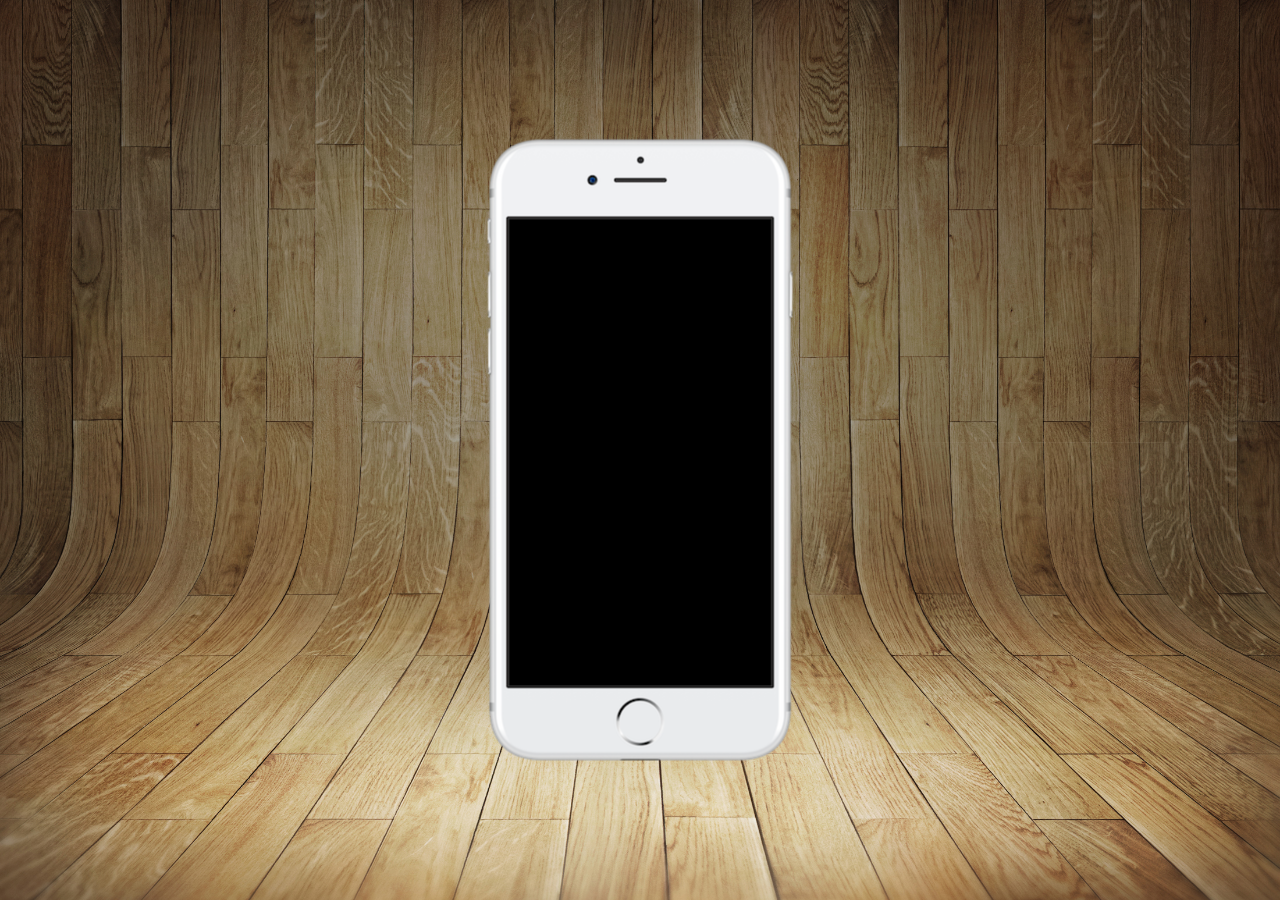
<file: index.html>
<!DOCTYPE html>
<html lang="pt-br">
<head>
    <meta charset="UTF-8">
    <meta name="viewport" content="width=device-width, initial-scale=1.0">
    <title>Redes Sociais</title>
    <link rel="stylesheet" href="estilos/style.css">
    <link rel="shortcut icon" href="favicon.ico" type="image/x-ico">
</head>
<body>
    <main>
        <section id="telefone">
            
        </section>
        <section id="redes-sociais">

        </section>
    </main>
</body>
</html>
</file>
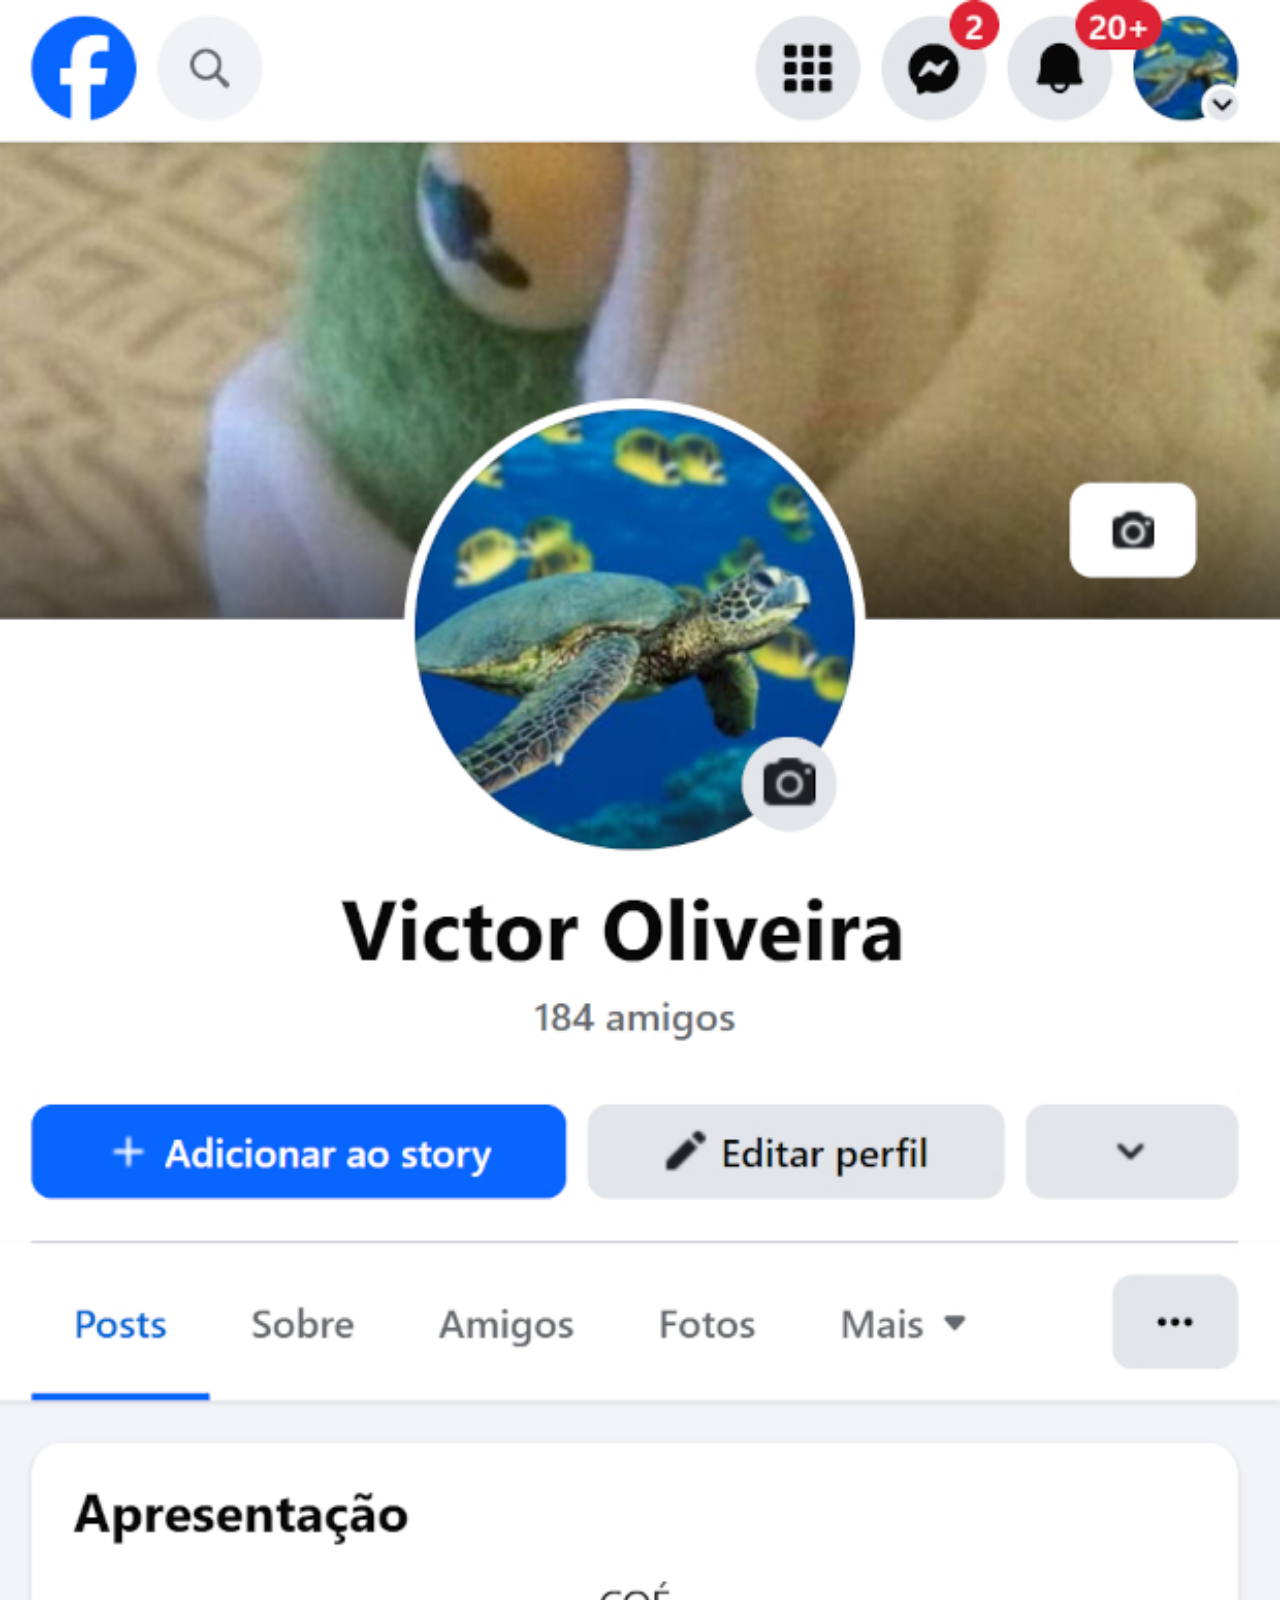
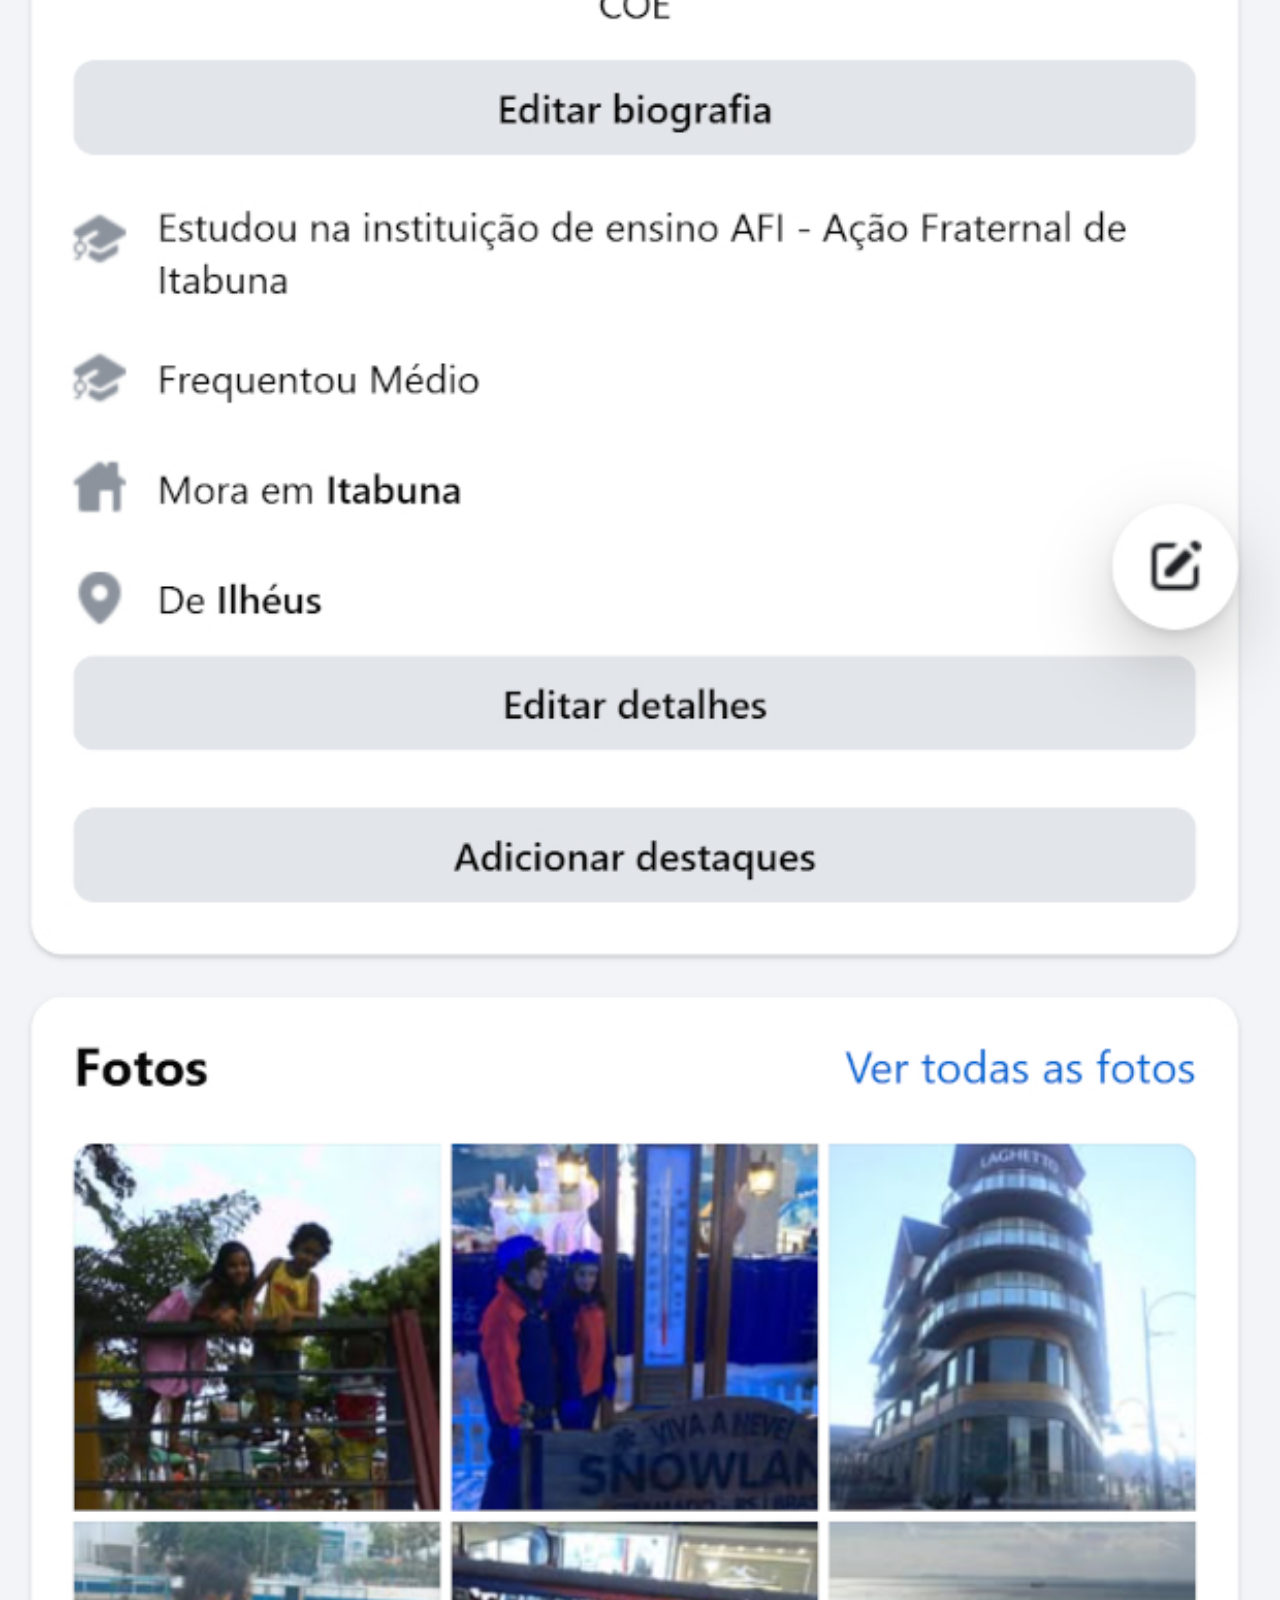
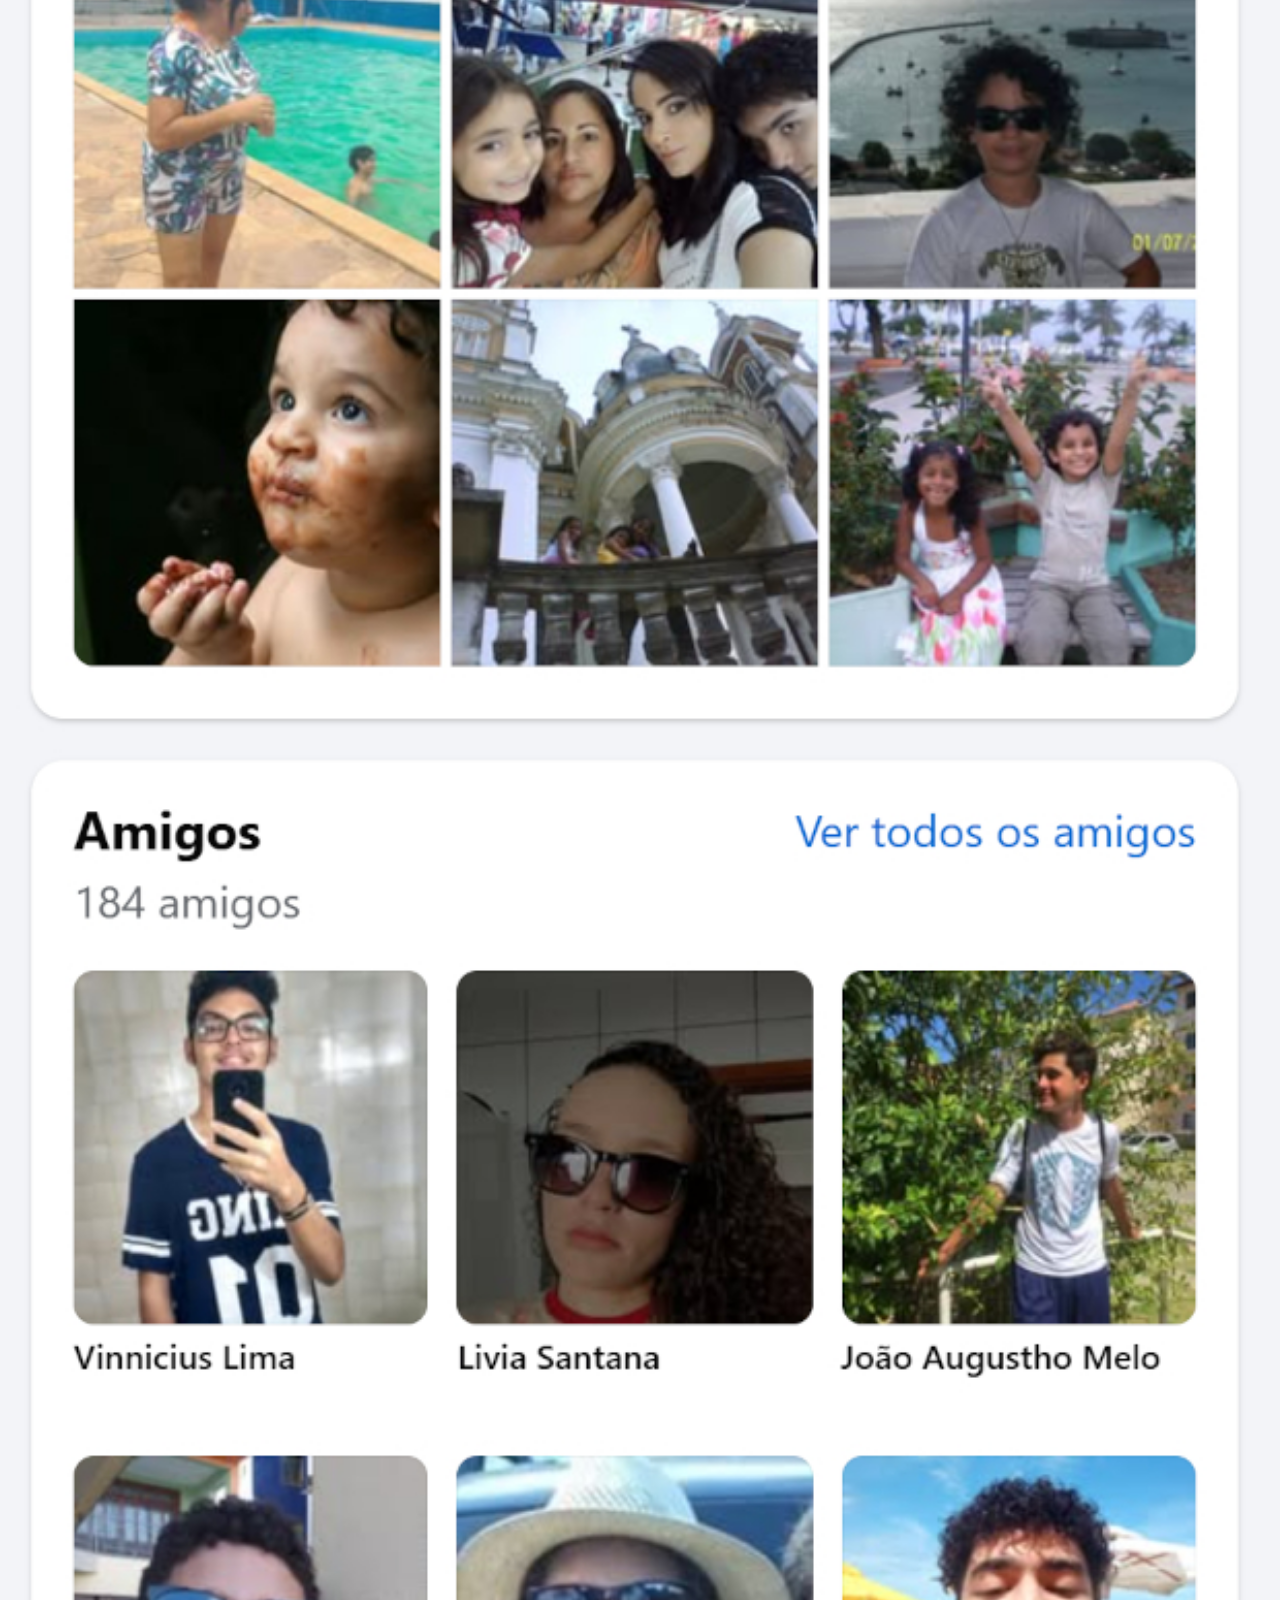
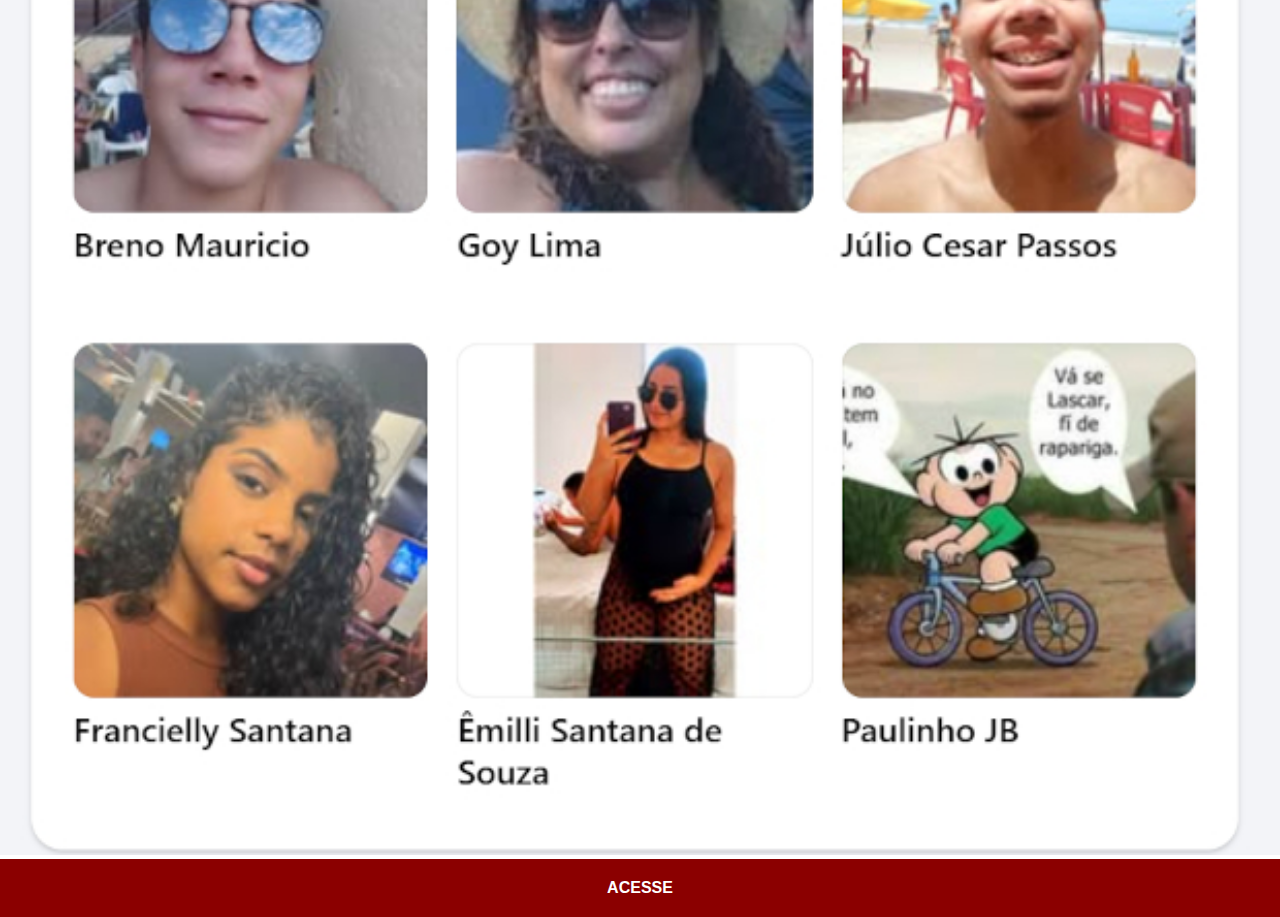
<file: facebook.html>
<!DOCTYPE html>
<html lang="pt-br">
<head>
    <meta charset="UTF-8">
    <meta name="viewport" content="width=device-width, initial-scale=1.0">
    <title>Facebook</title>
    <link rel="stylesheet" href="estilos/social.css">
</head>
<body>
    <img src="imagens/FACEBOOK-VICTOR.jpg" alt="">
    <a href="https://www.facebook.com/victor.oliveira.114902/?locale=pt_BR" target="_blank">ACESSE</a>
</body>
</html>
</file>
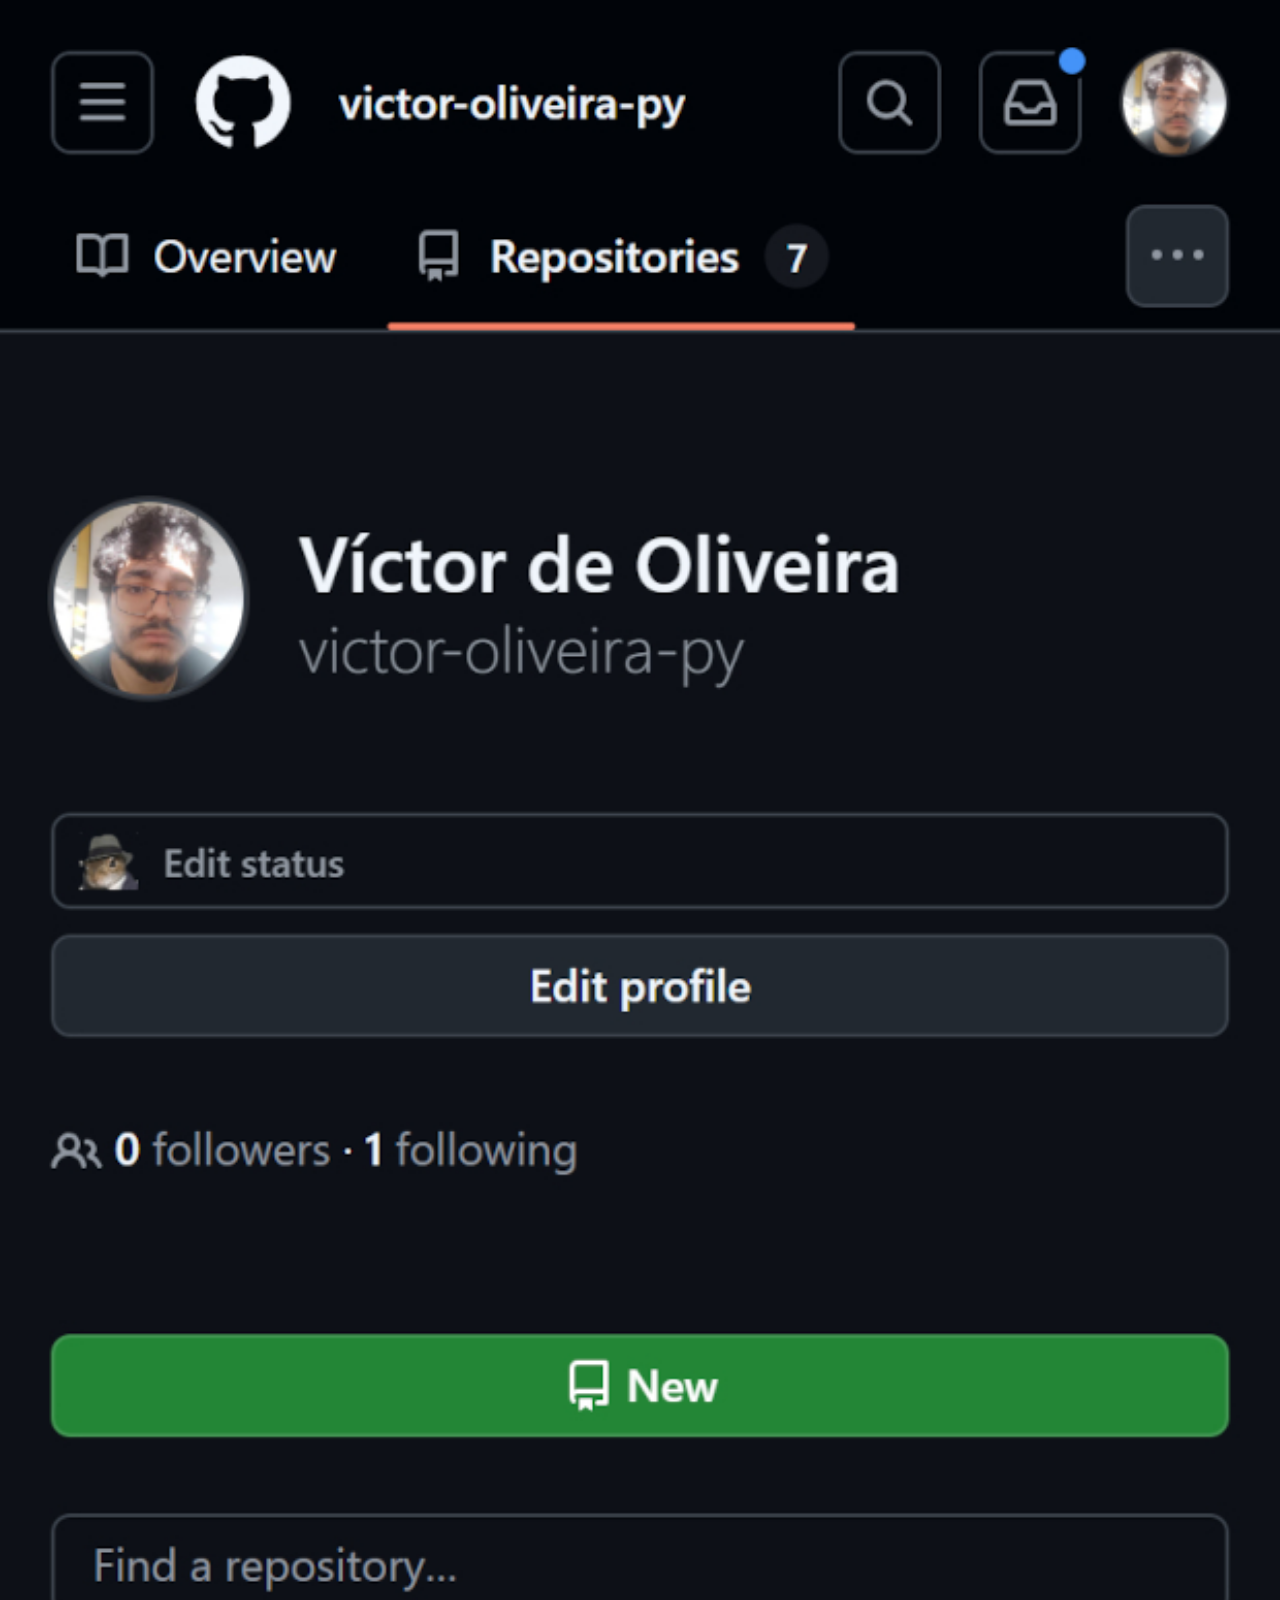
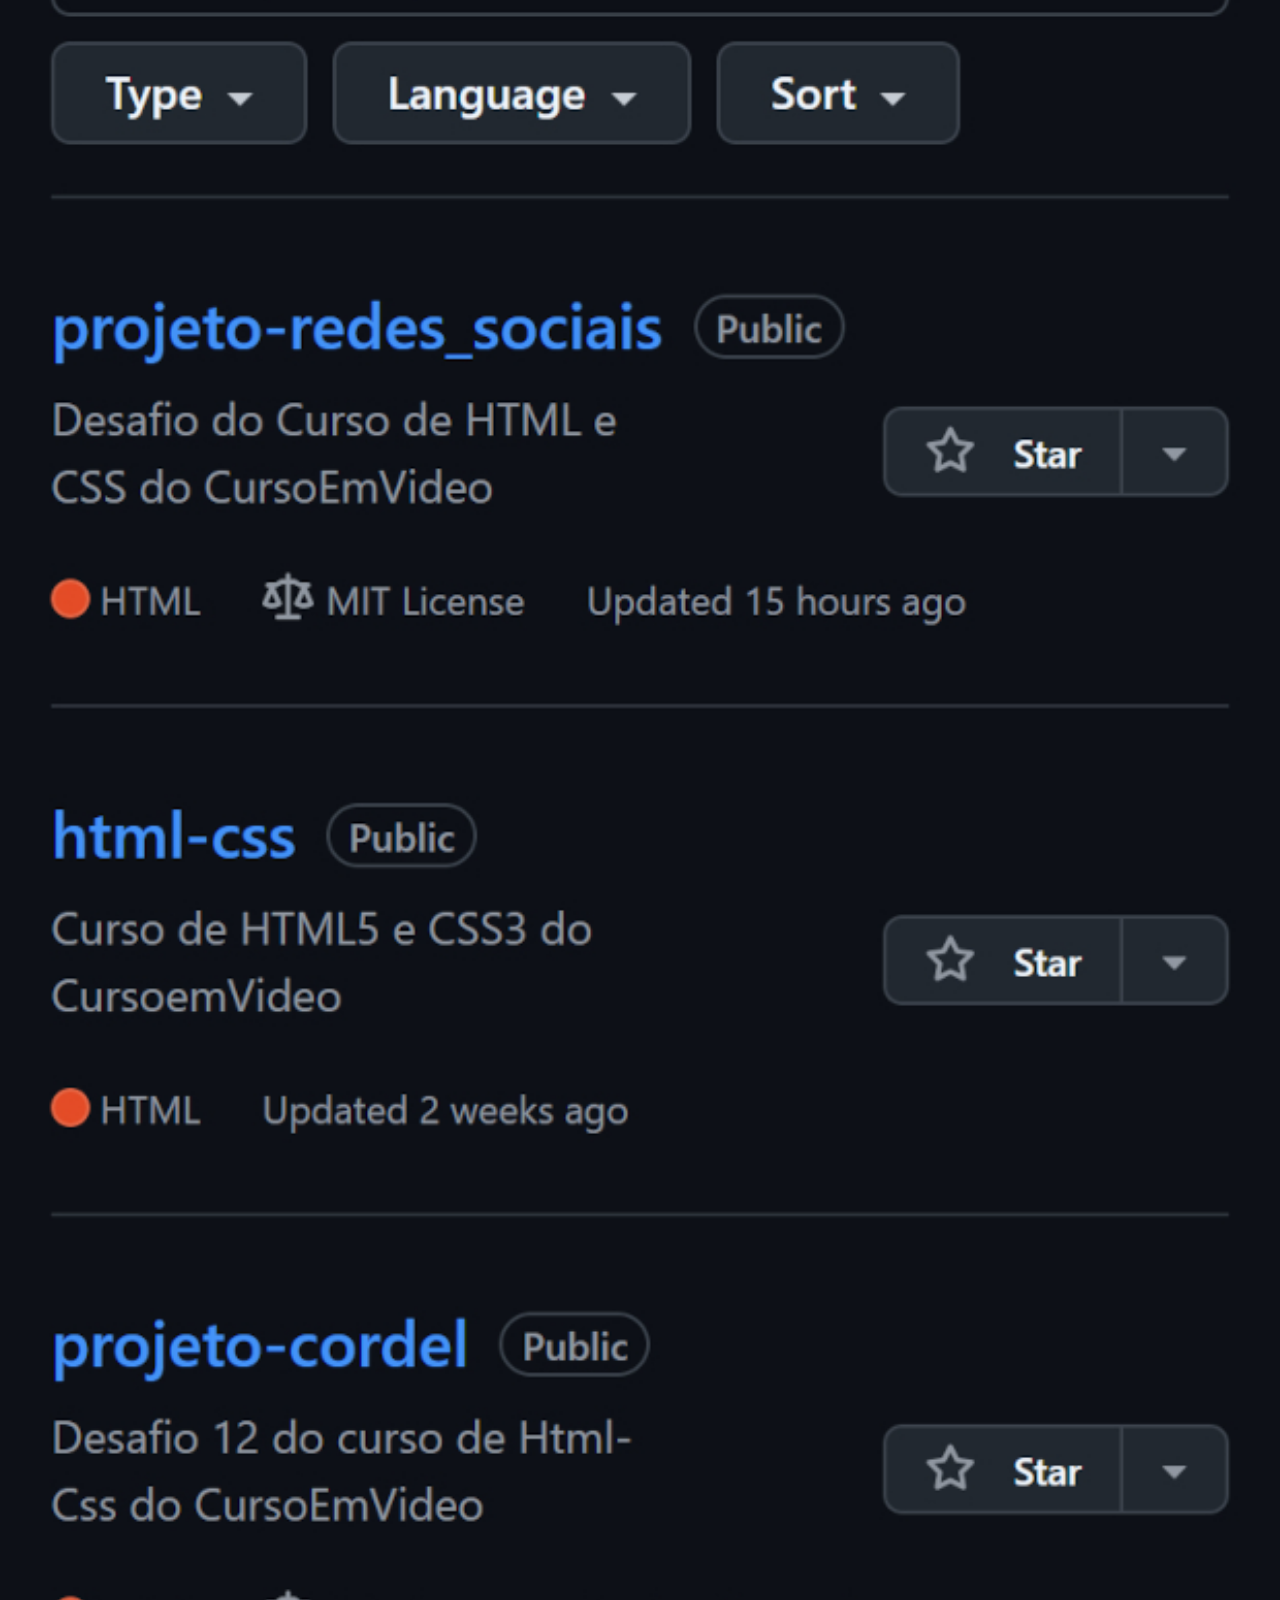
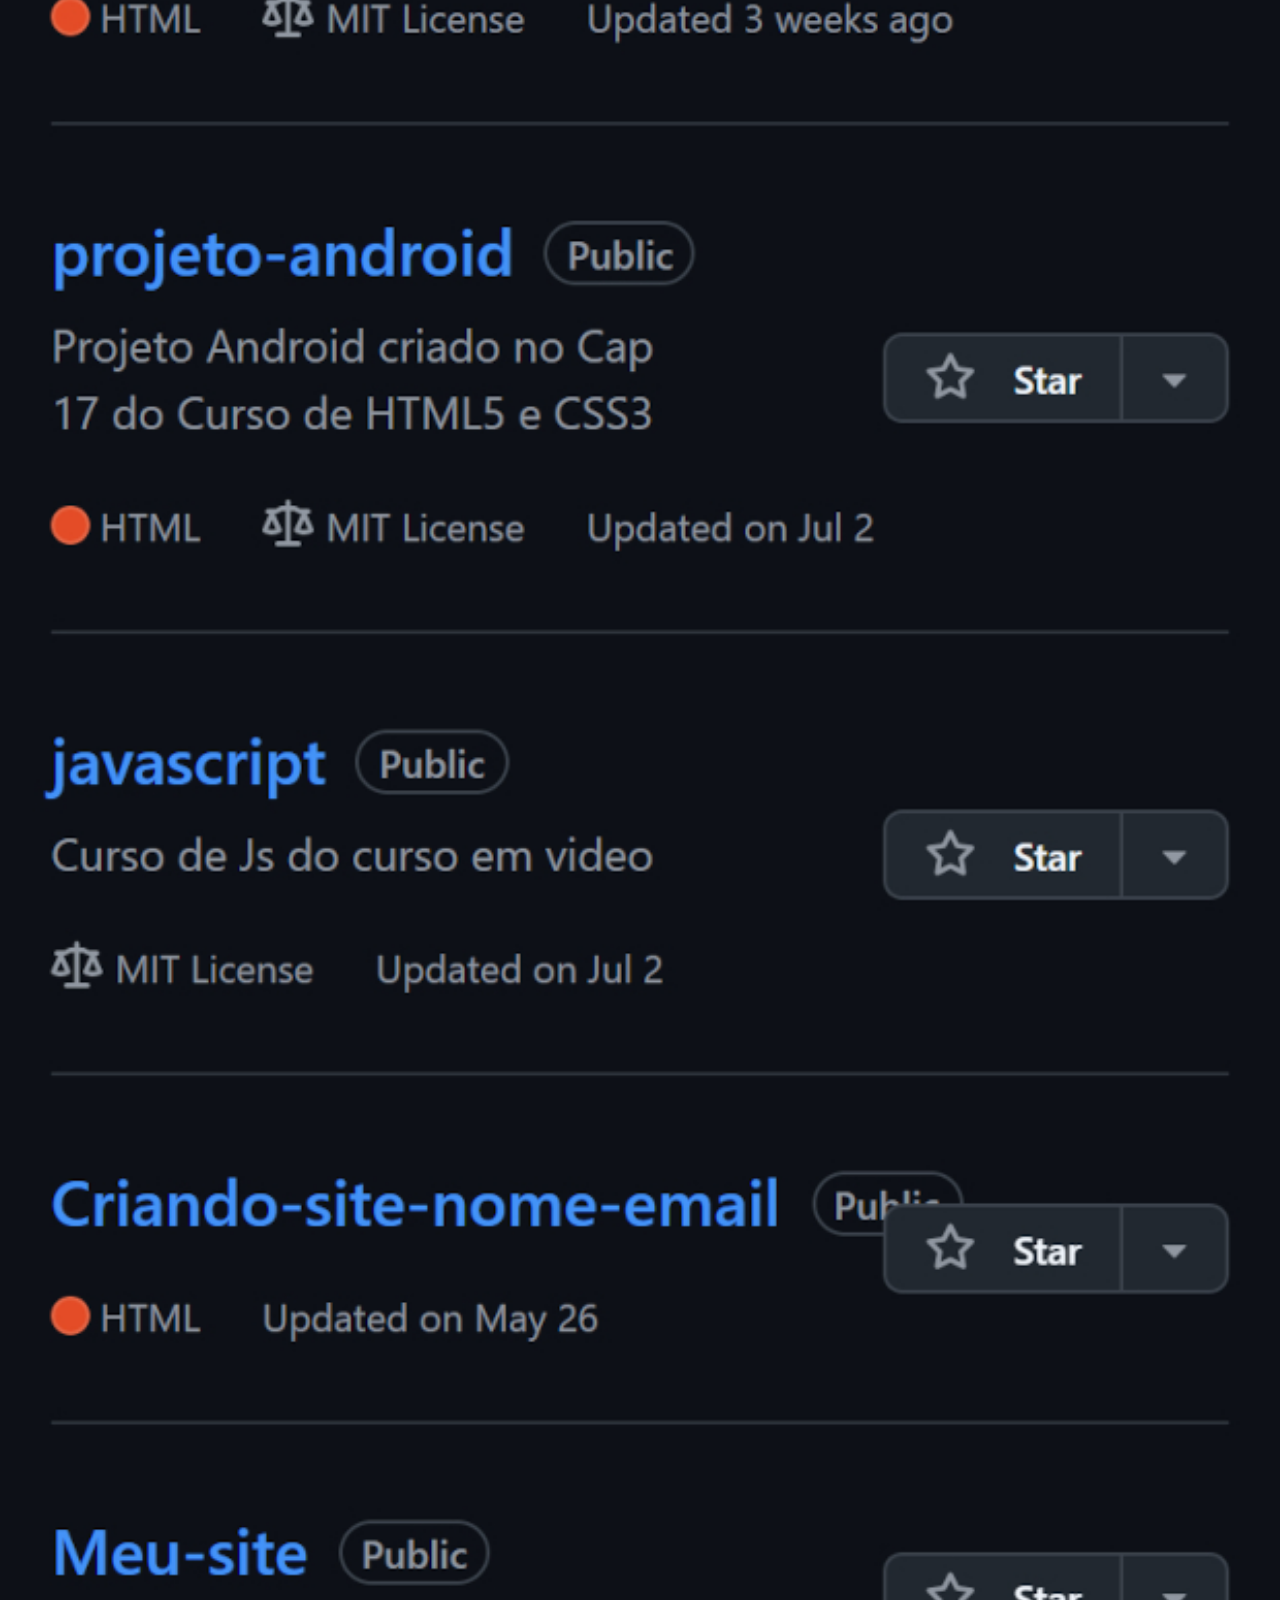
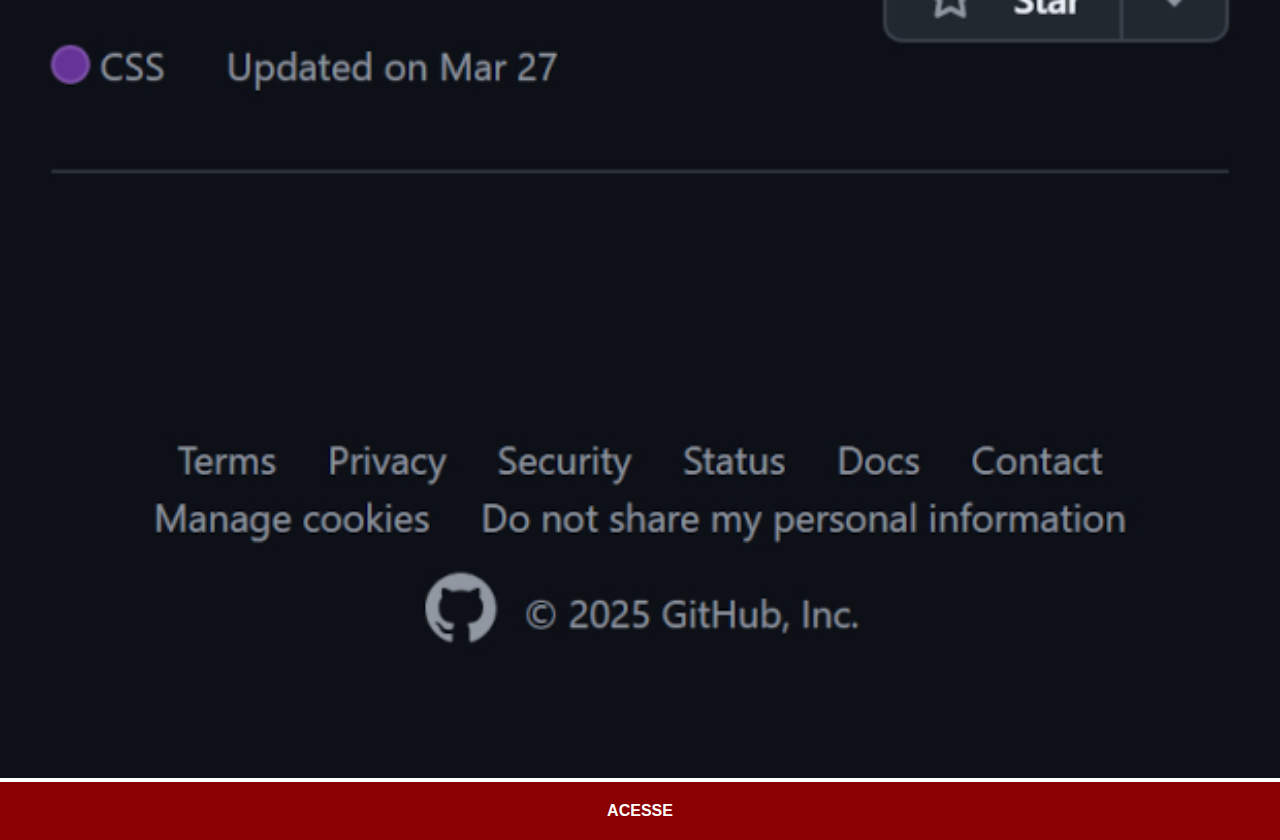
<file: github.html>
<!DOCTYPE html>
<html lang="pt-br">
<head>
    <meta charset="UTF-8">
    <meta name="viewport" content="width=device-width, initial-scale=1.0">
    <title>Github</title>
    <link rel="stylesheet" href="estilos/social.css">
</head>
<body>
    <img src="imagens/github.com_victor-oliveira-py_tab=repositories.jpg" alt="Github">
    <a href="https://github.com/victor-oliveira-py" target="_blank">ACESSE</a>
</body>
</html>
</file>
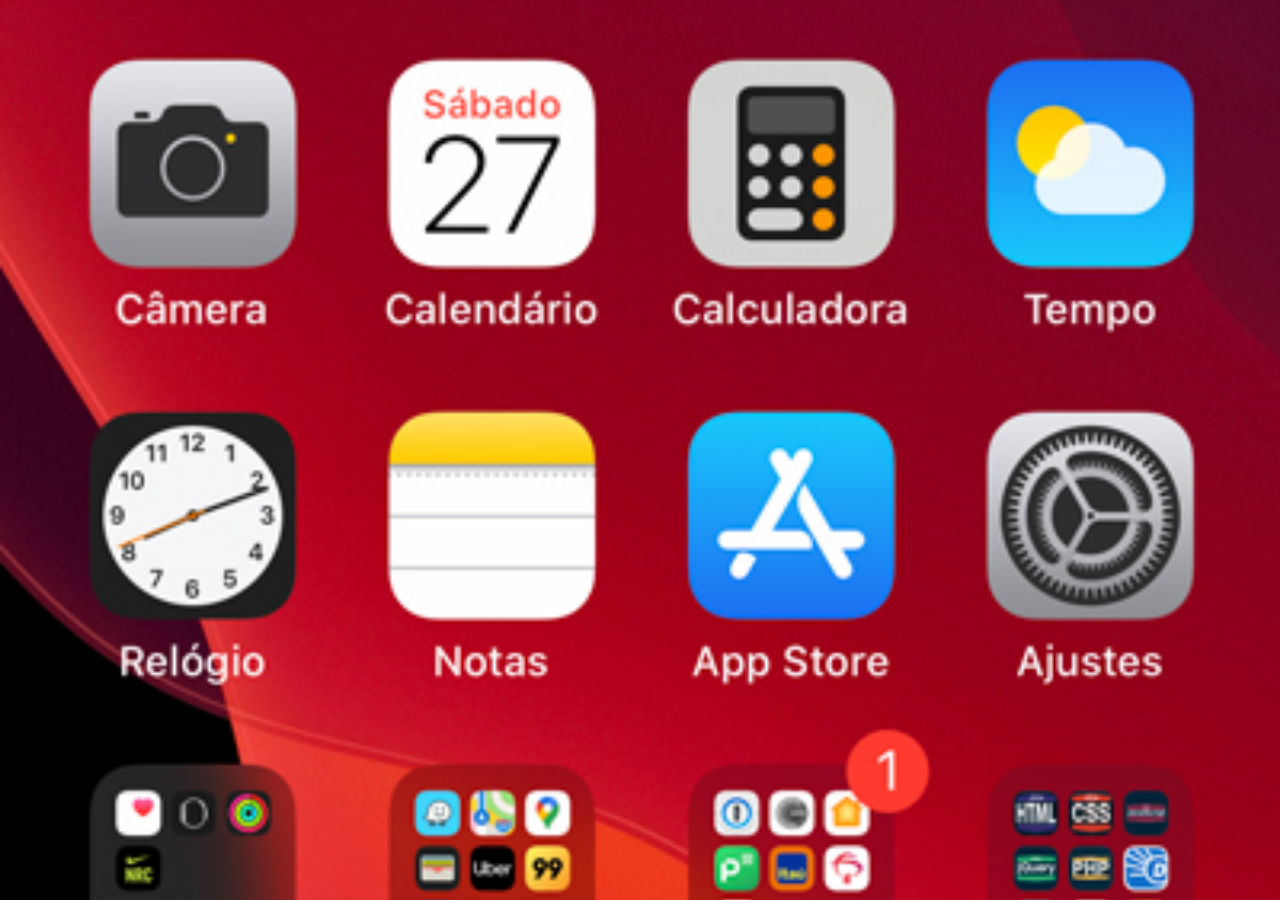
<file: home.html>
<!DOCTYPE html>
<html lang="pt-br">
<head>
    <meta charset="UTF-8">
    <meta name="viewport" content="width=device-width, initial-scale=1.0">
    <title>Home</title>
</head>
<style>
    *{
        margin: 0px;
        padding: 0px;
    }

    body{
        width: 100vw;
        height: 100vh;
        background: rgb(0, 0, 0) url('imagens/tela-home.jpg') no-repeat top center;
        background-size: cover;
    }
    
</style>
<body>
    
</body>
</html>
</file>
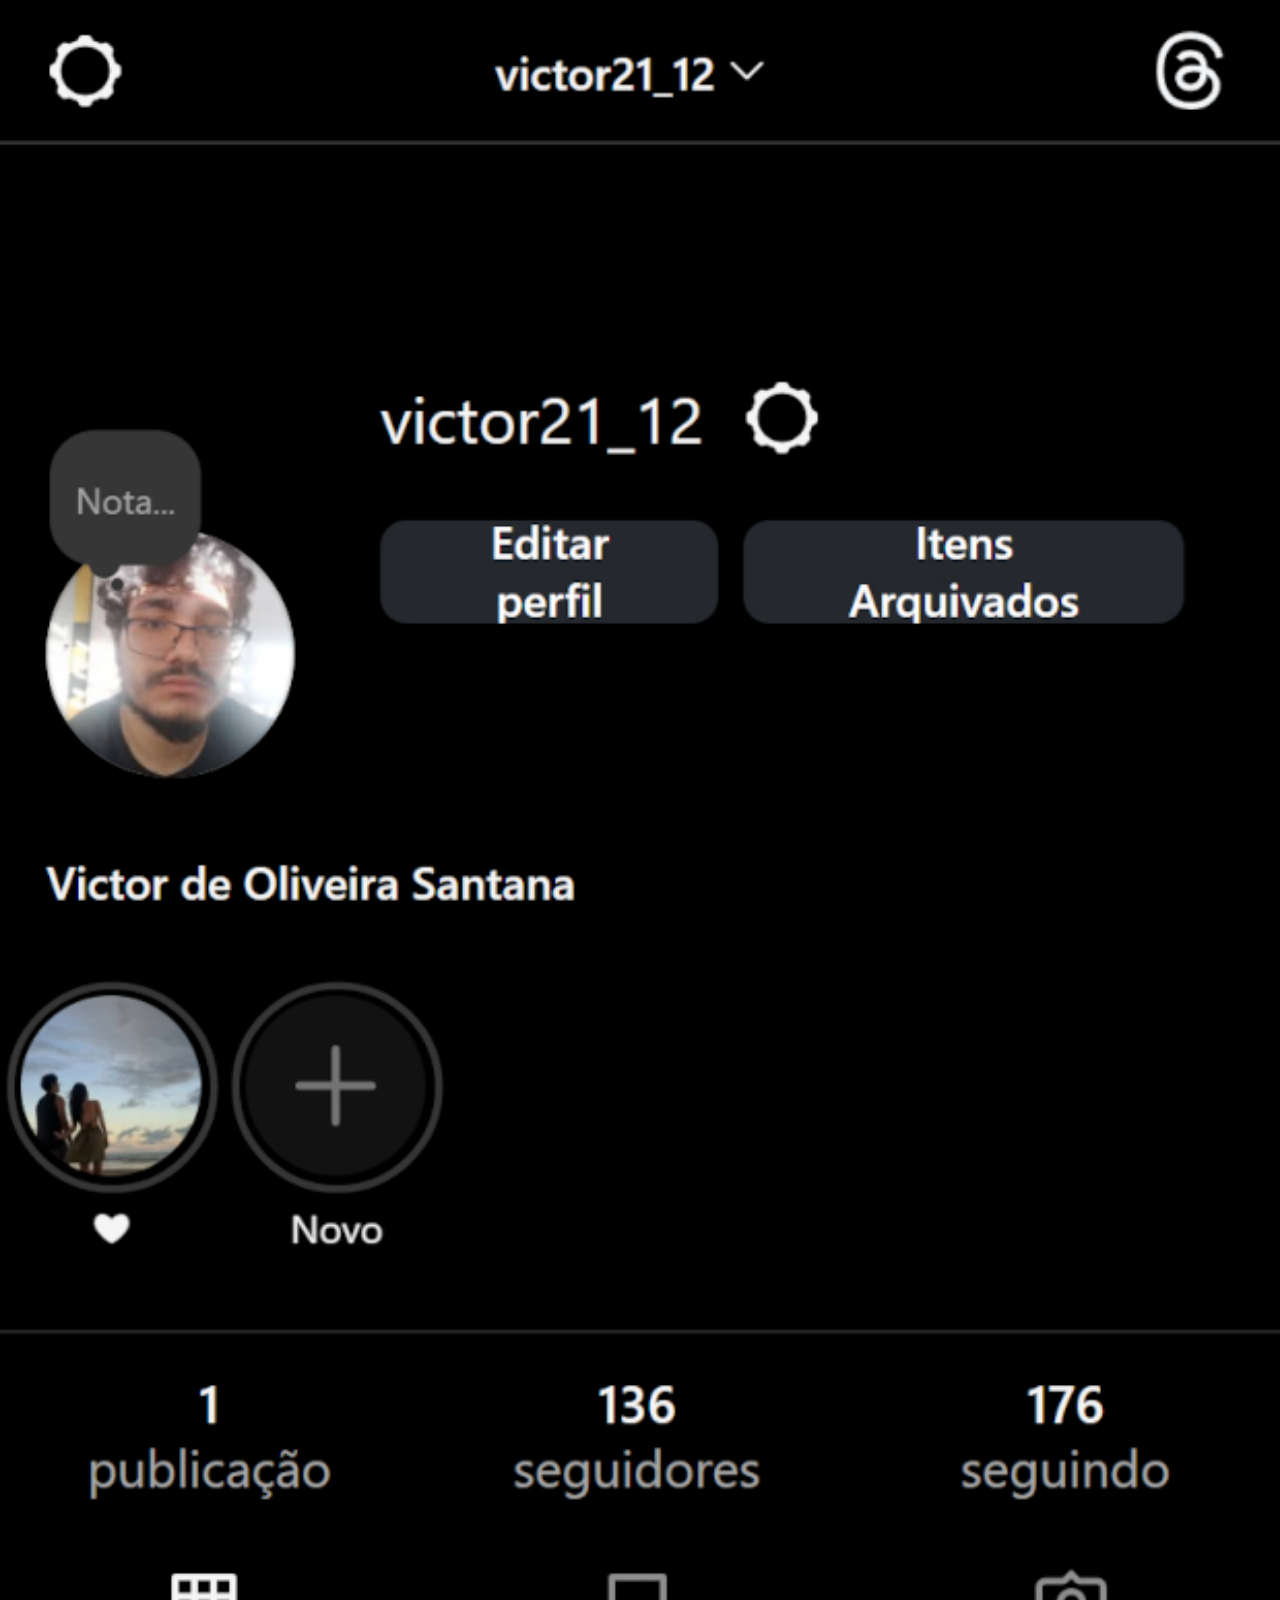
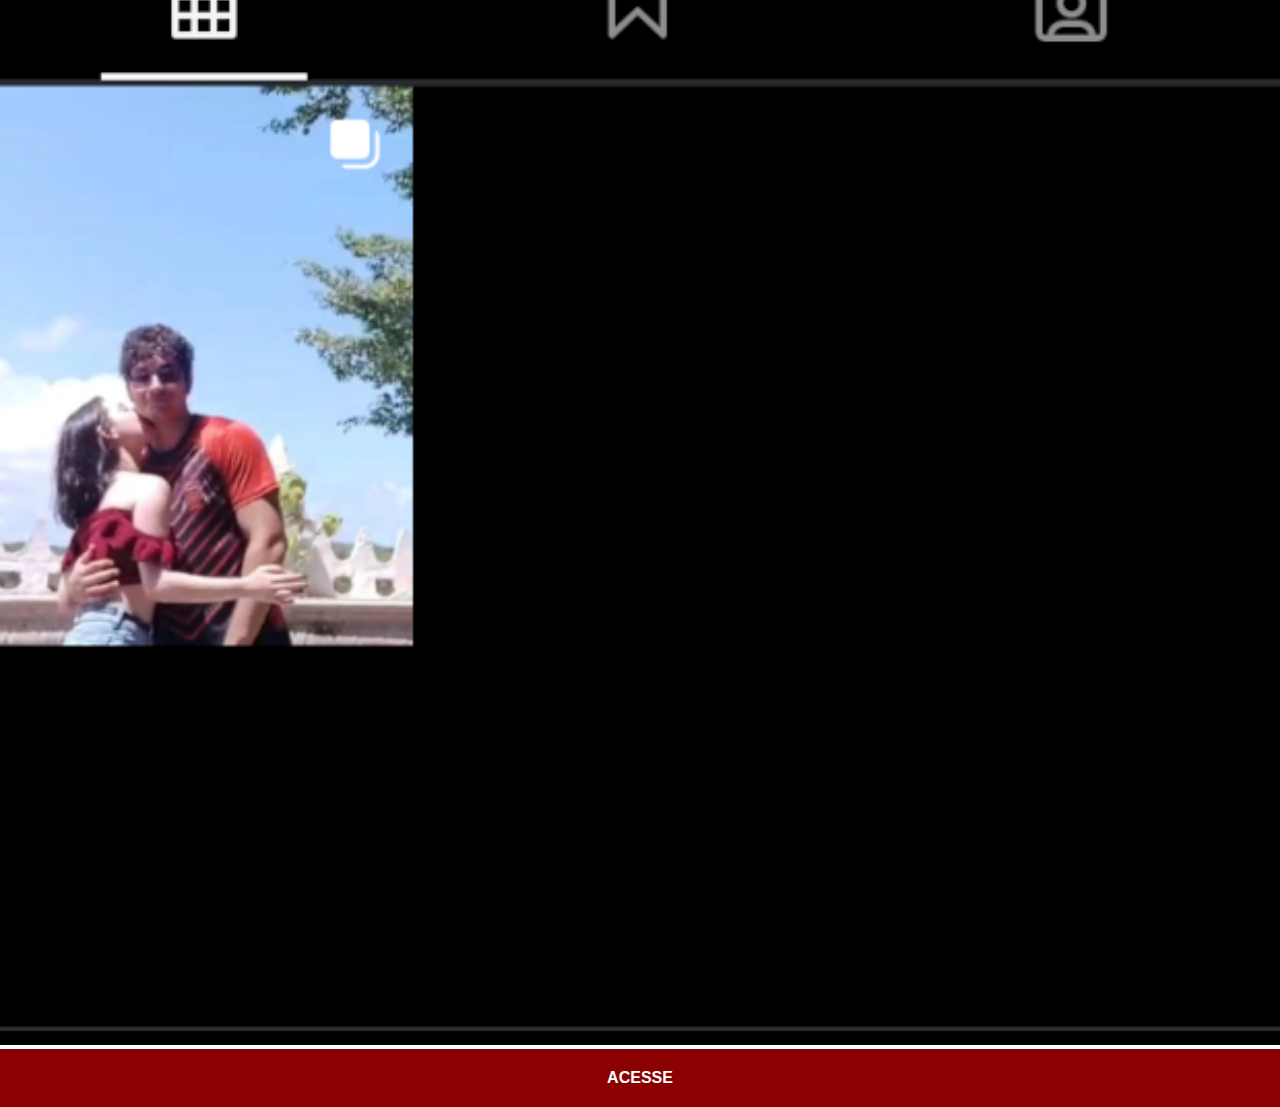
<file: instagram.html>
<!DOCTYPE html>
<html lang="pt-br">
<head>
    <meta charset="UTF-8">
    <meta name="viewport" content="width=device-width, initial-scale=1.0">
    <title>instagram</title>
    <link rel="stylesheet" href="estilos/social.css">
</head>
<body>
    <img src="imagens/www.instagram.com_victor21_12_.jpg" alt="Instagram">
    <a href="https://www.instagram.com/victor21_12" target="_blank">ACESSE</a>
</body>
</html>
</file>
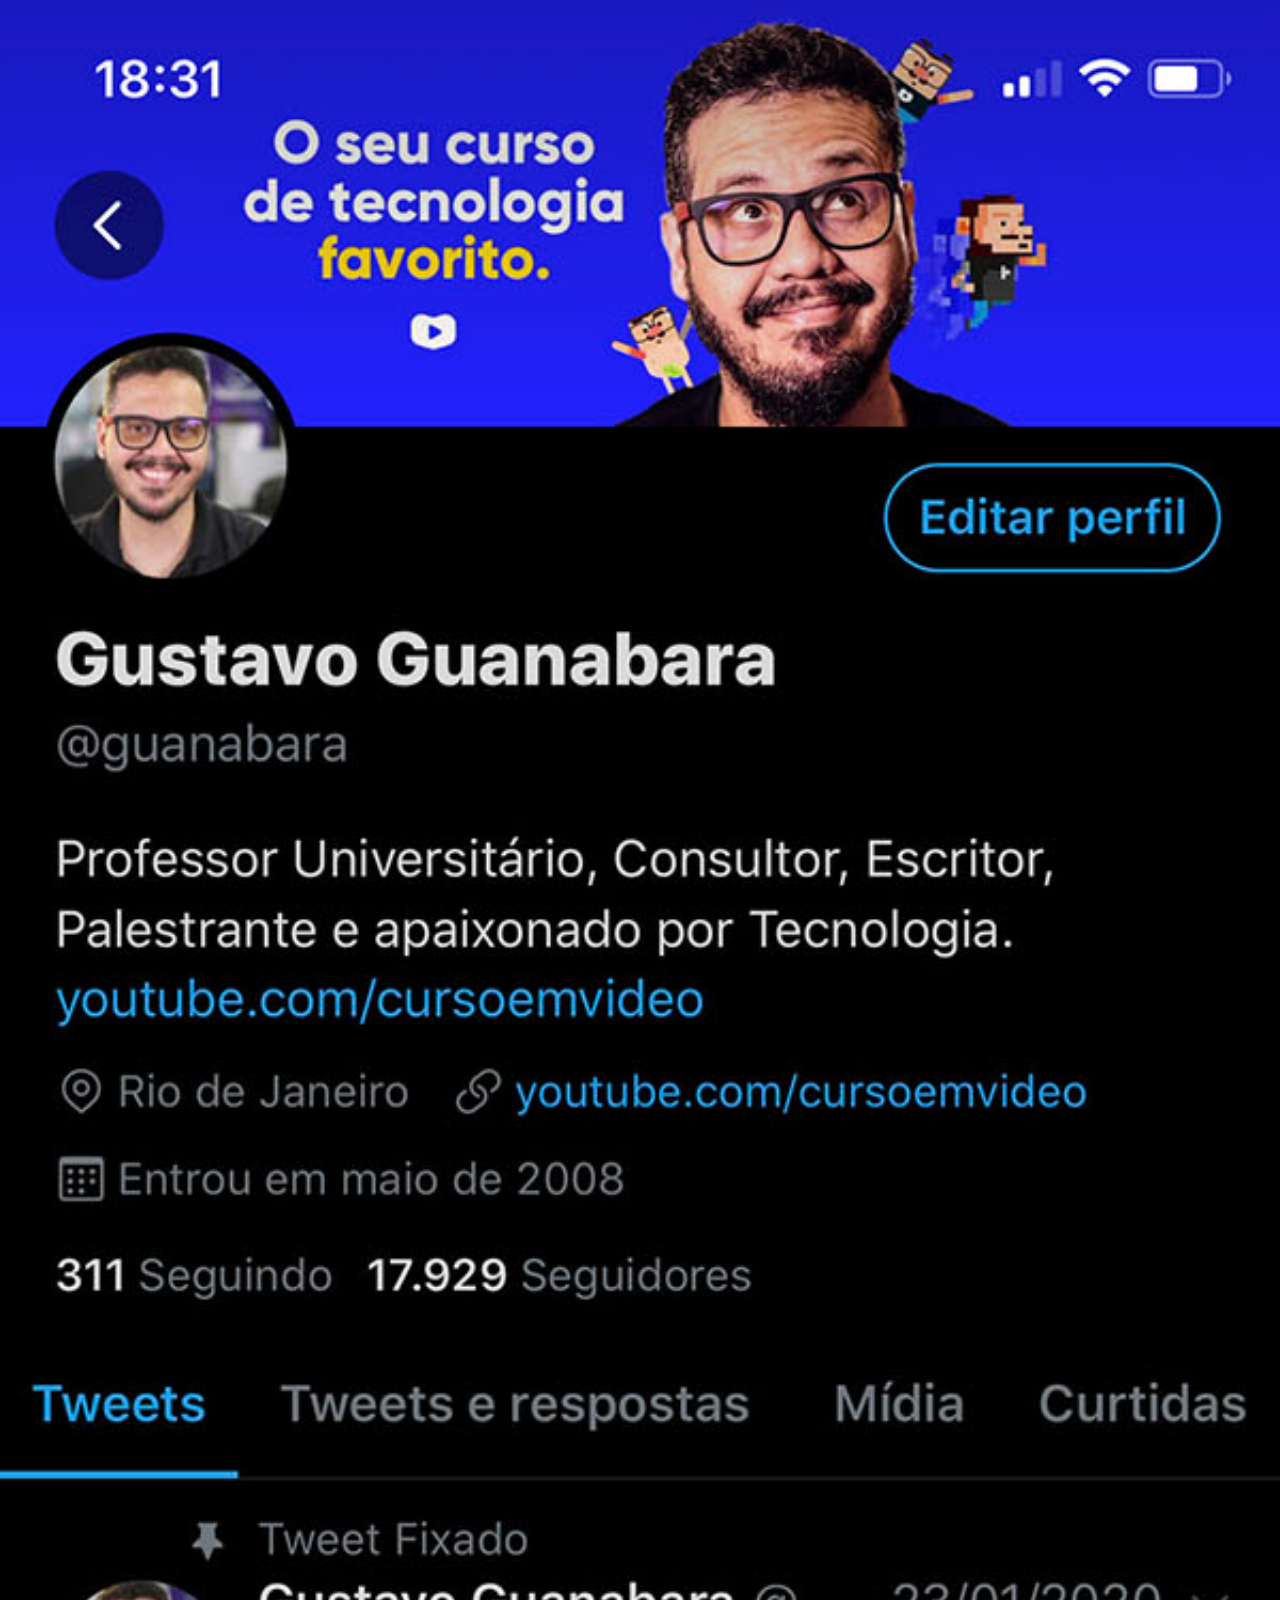
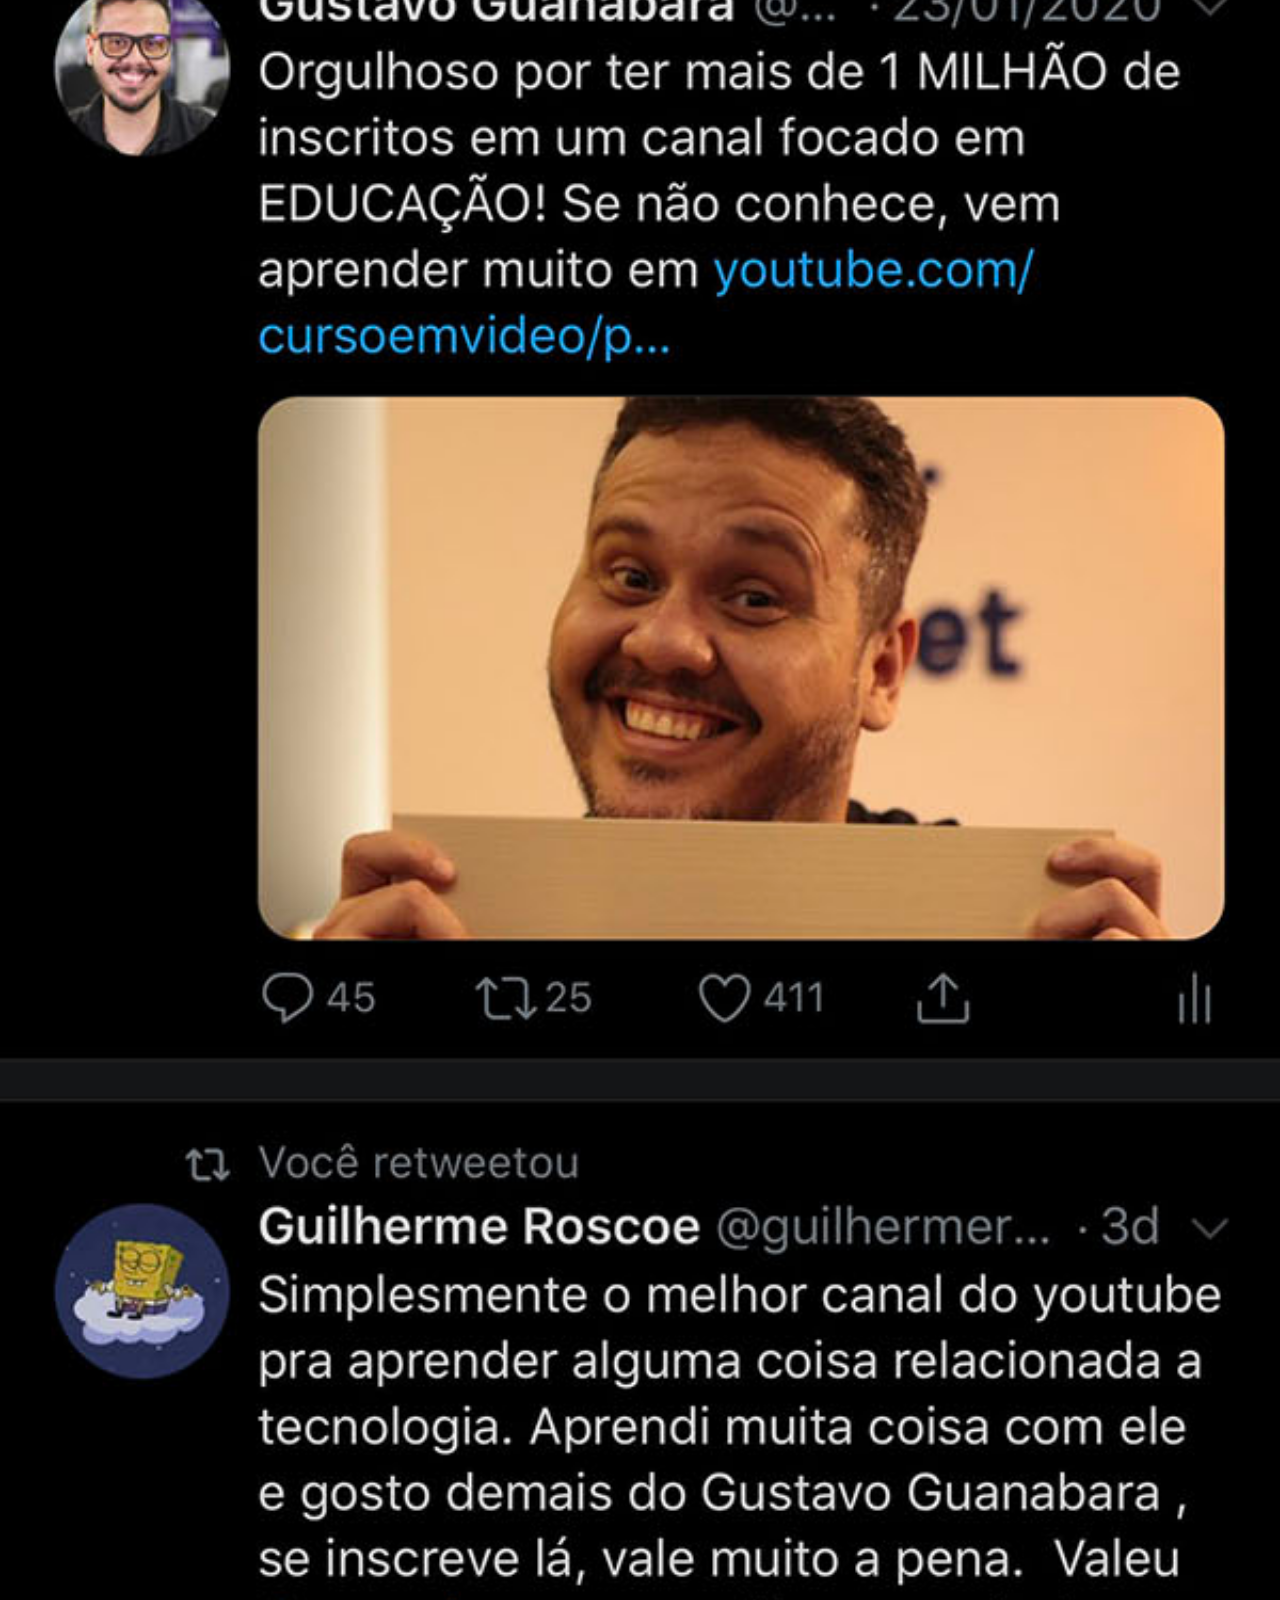
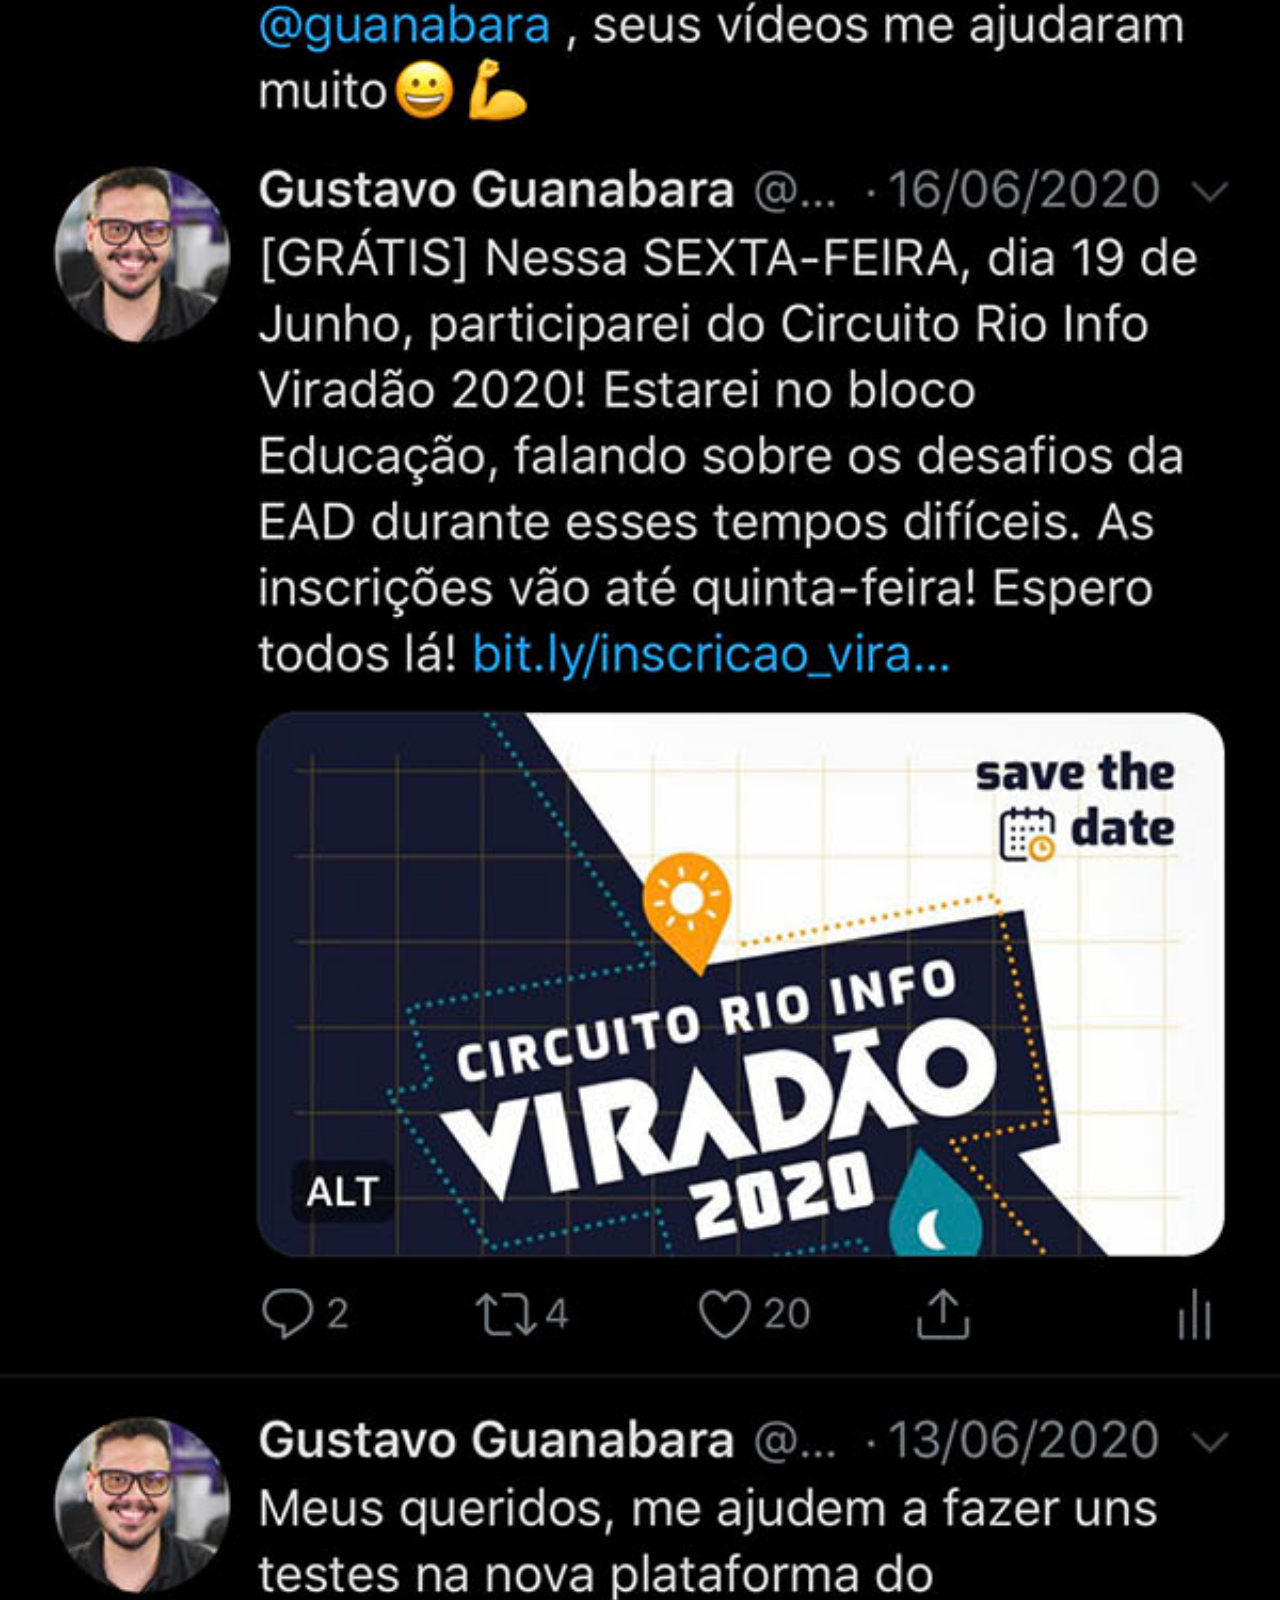
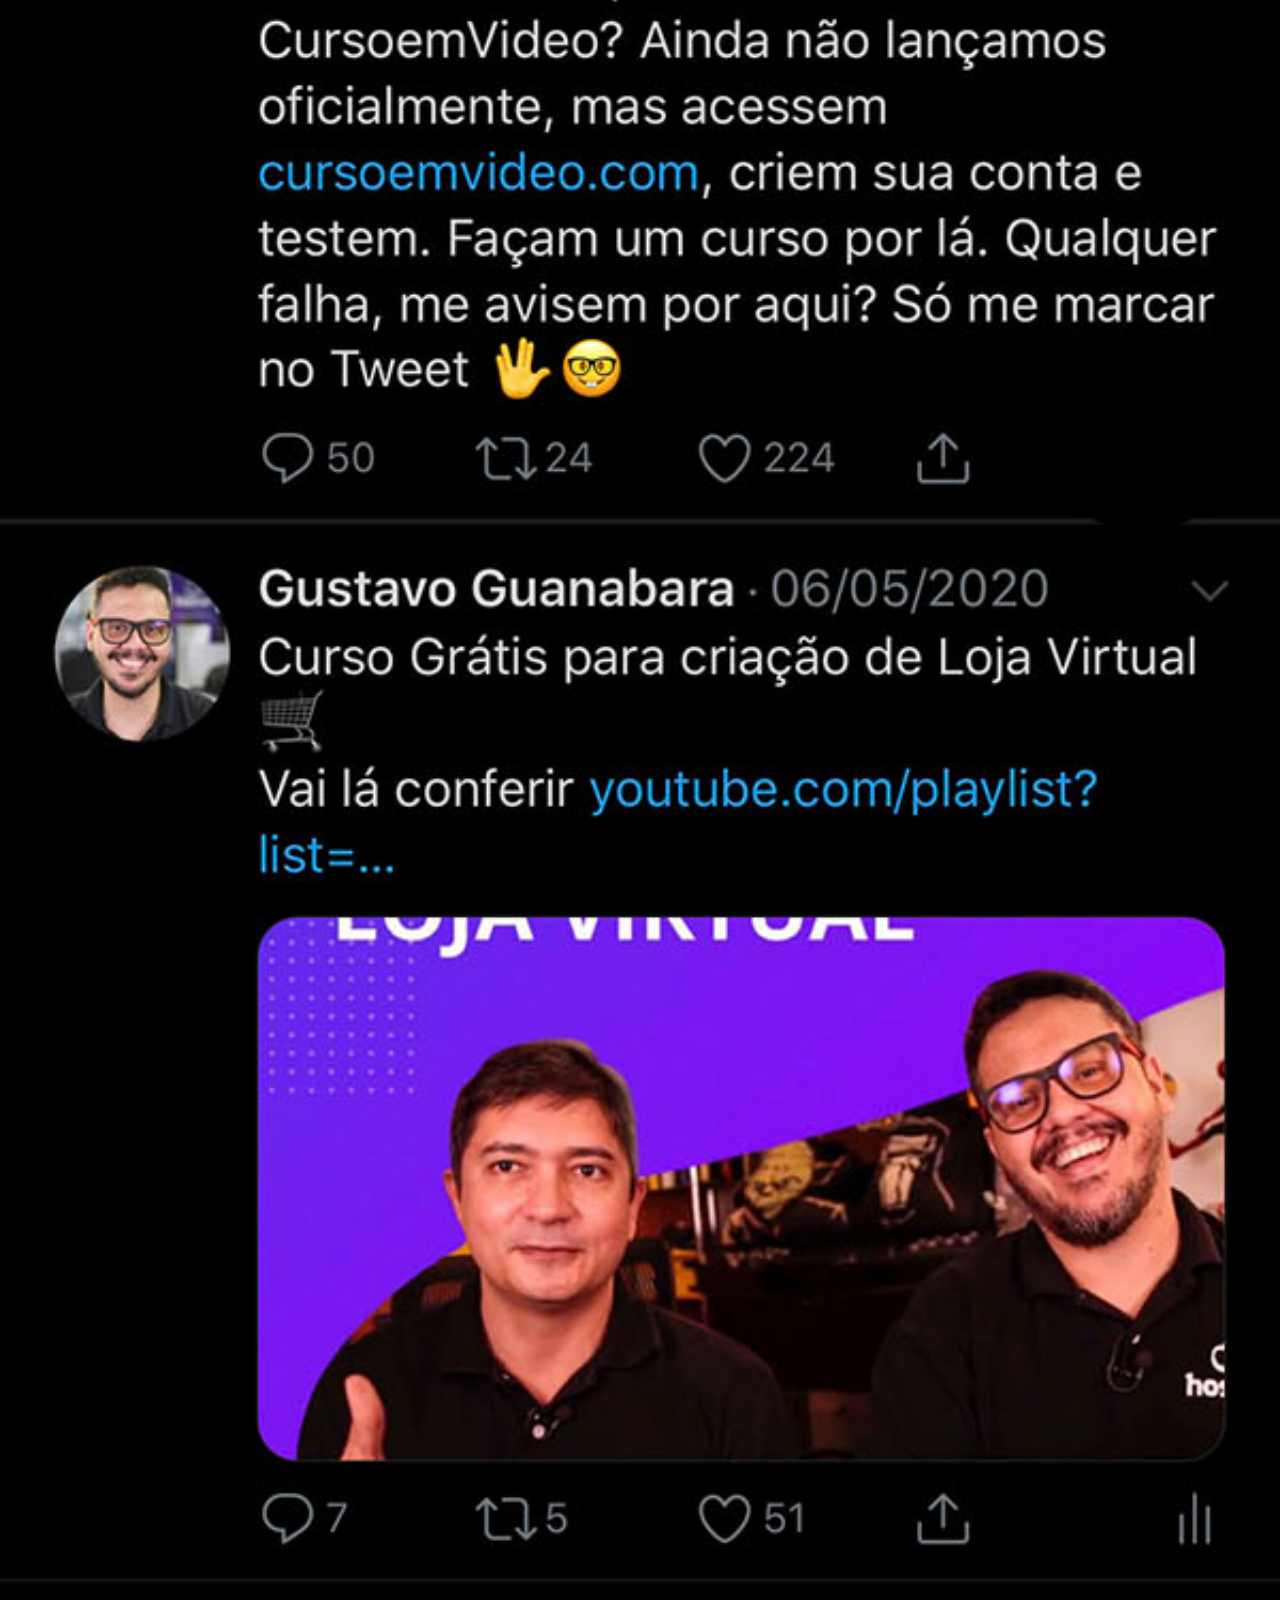
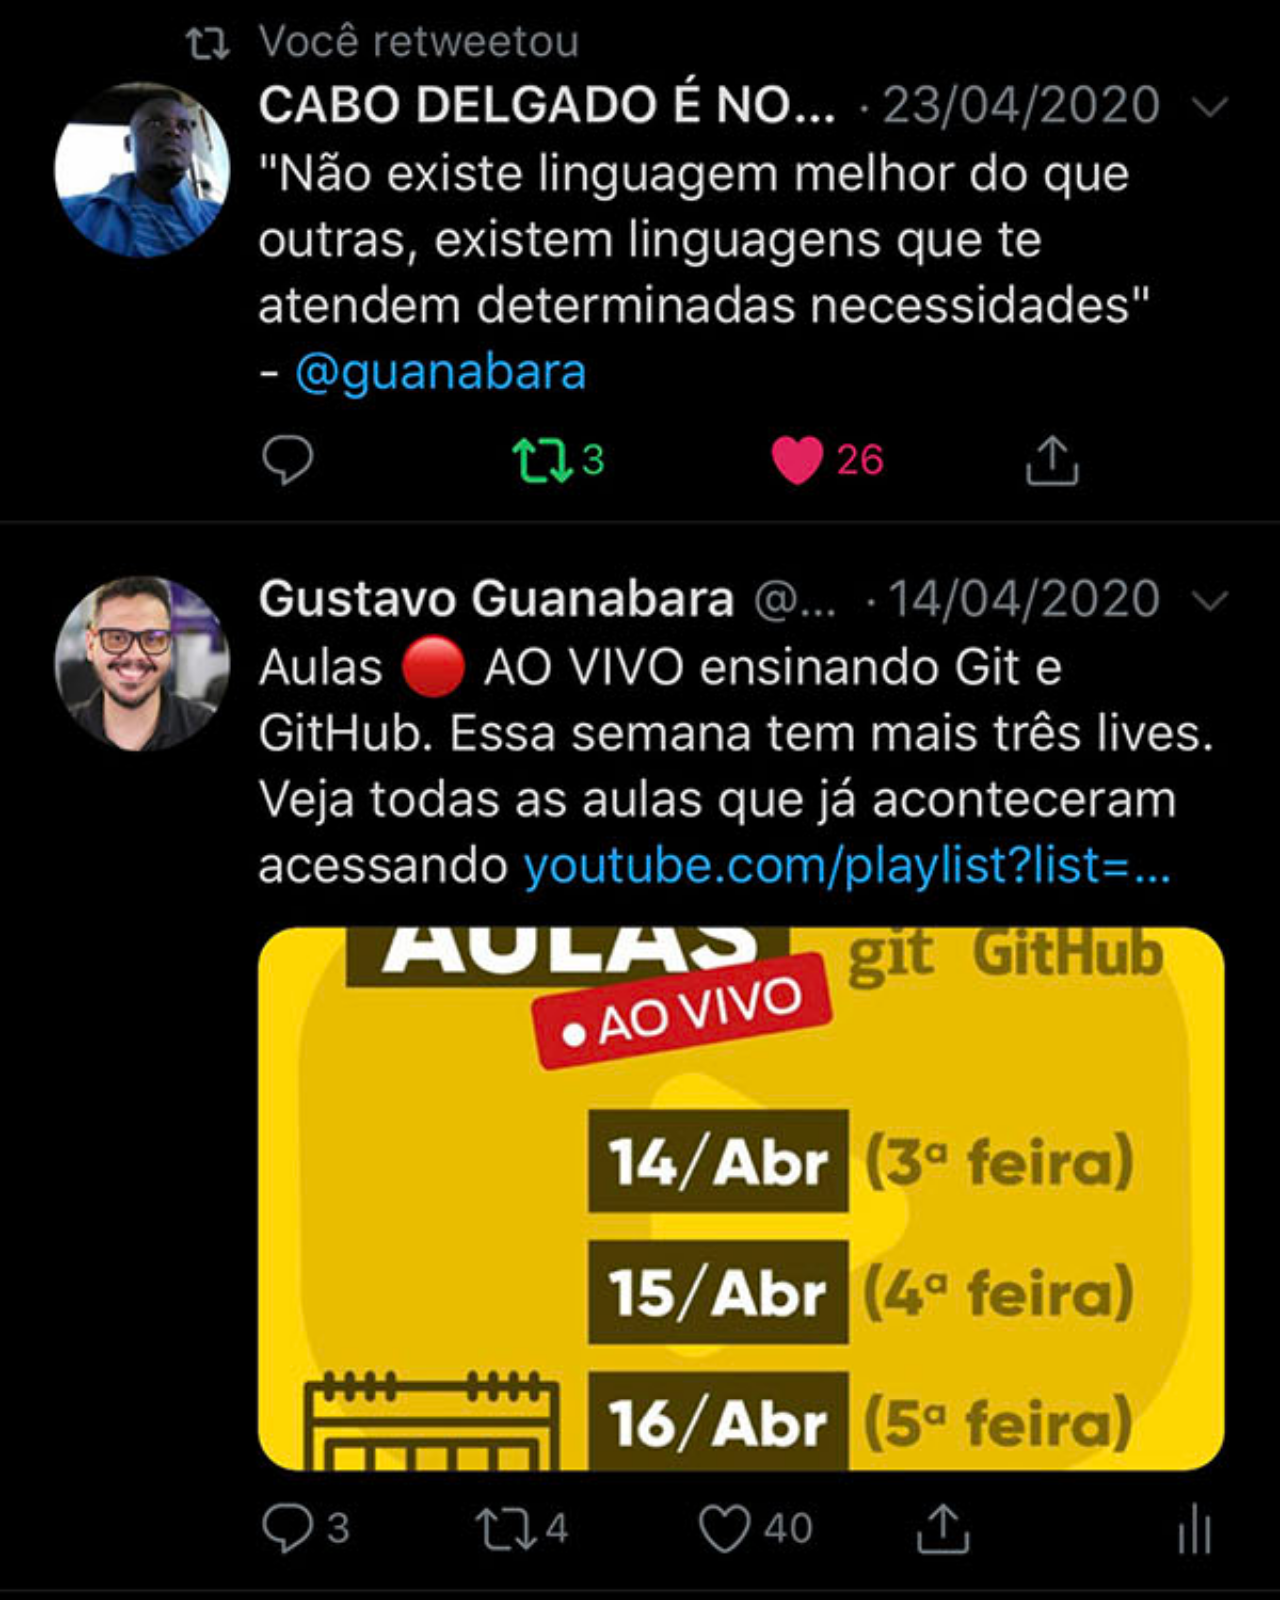
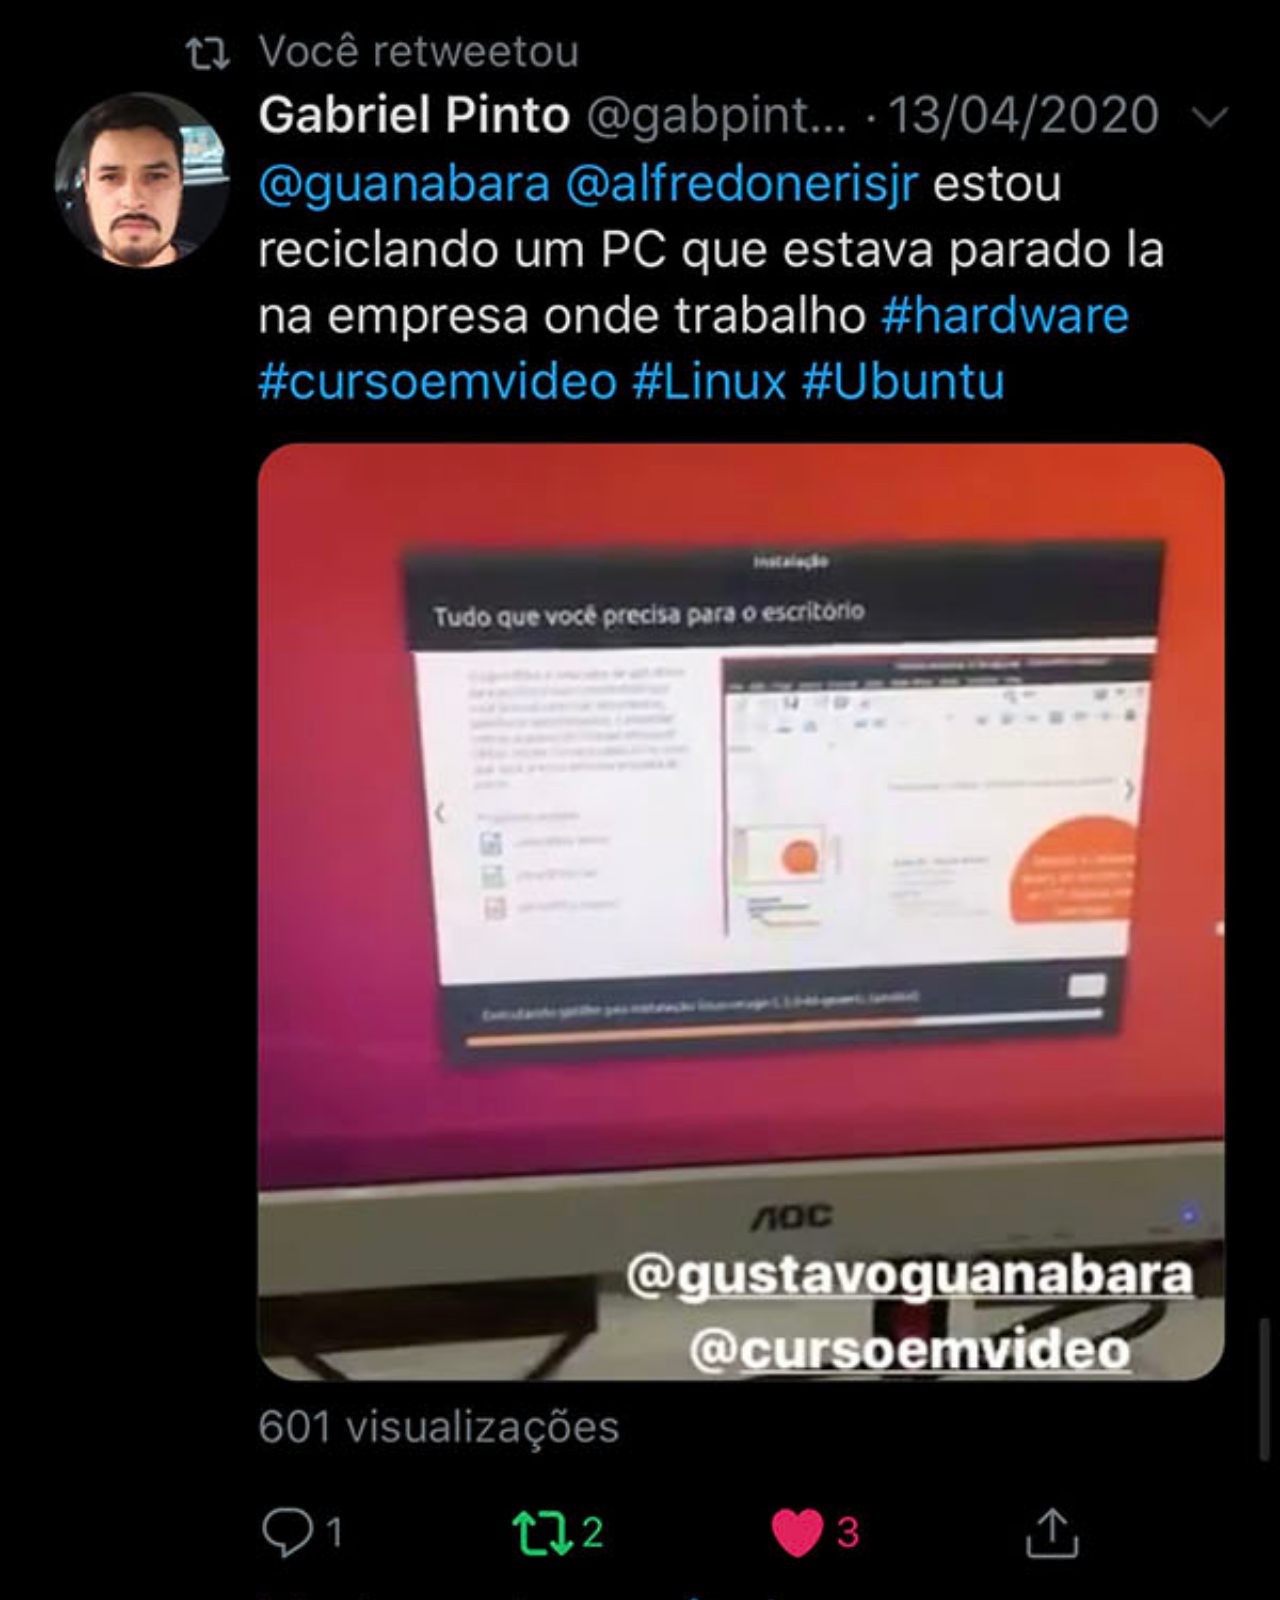
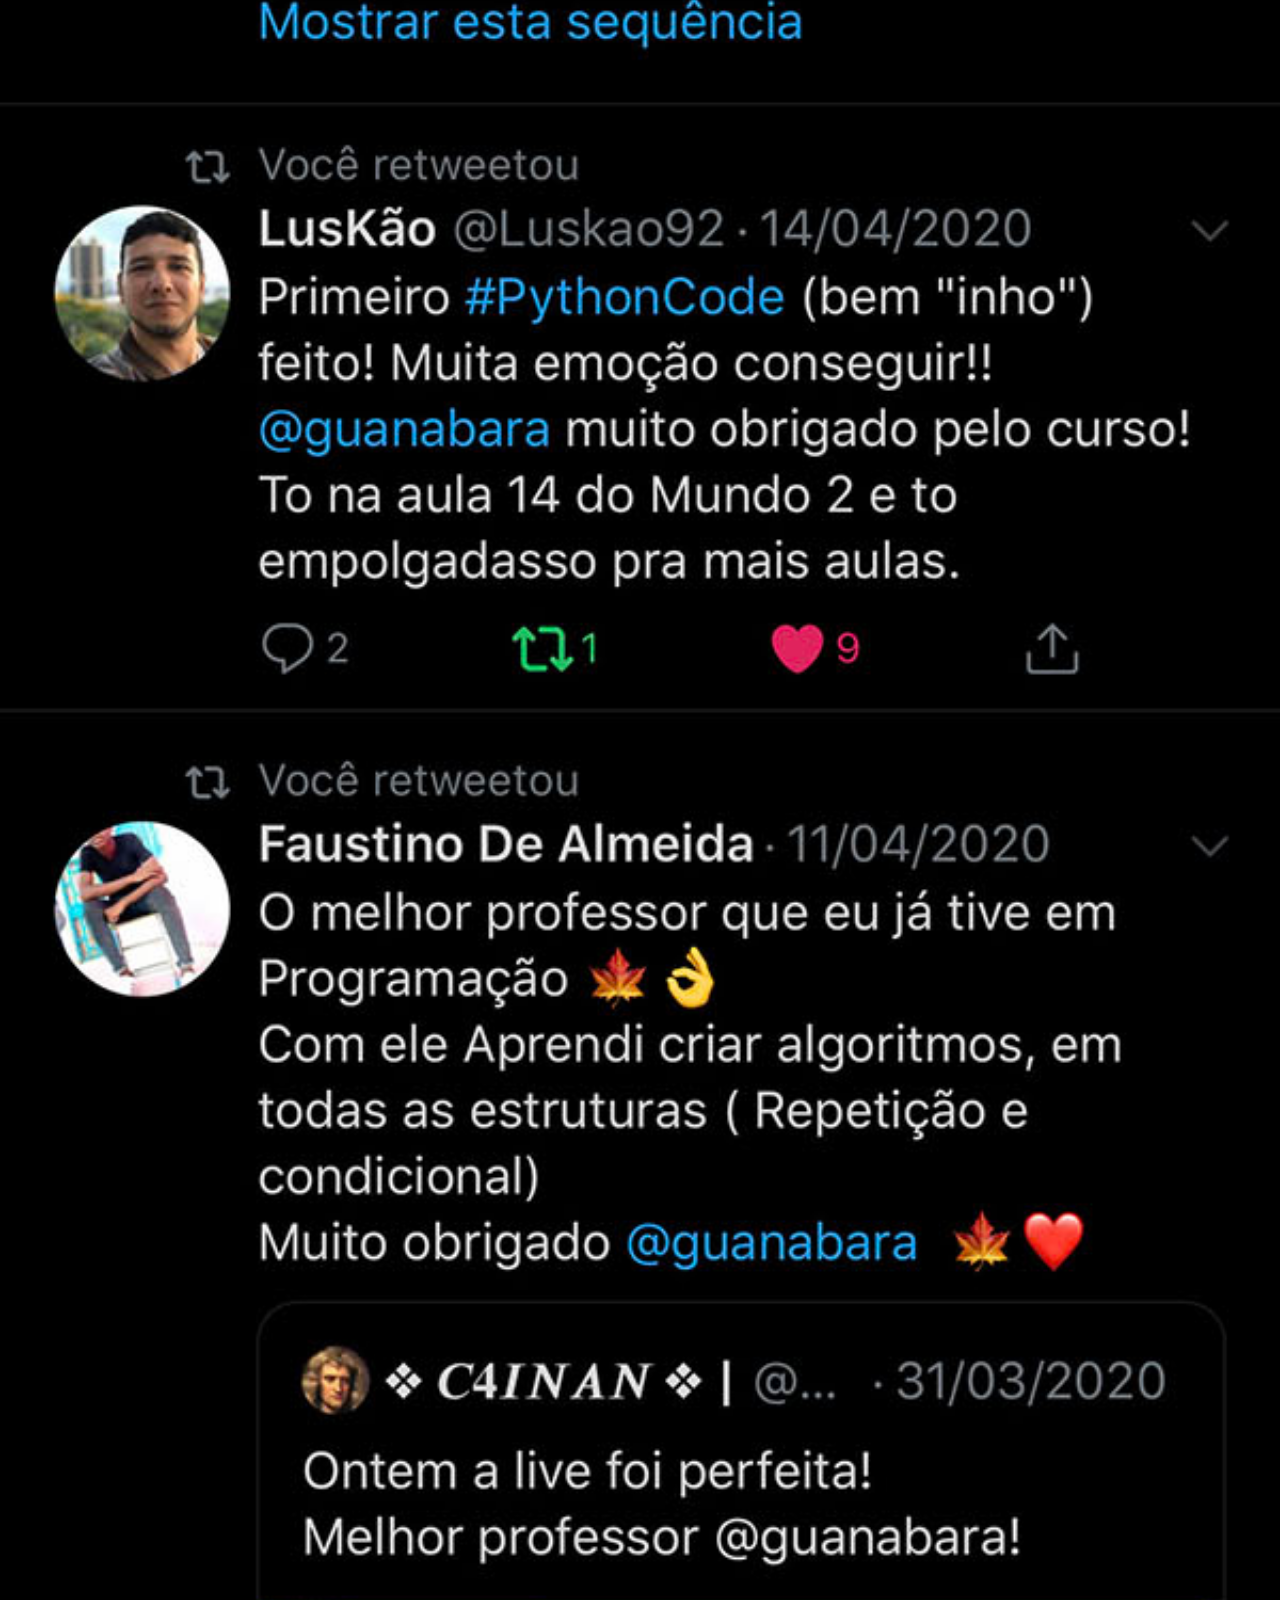
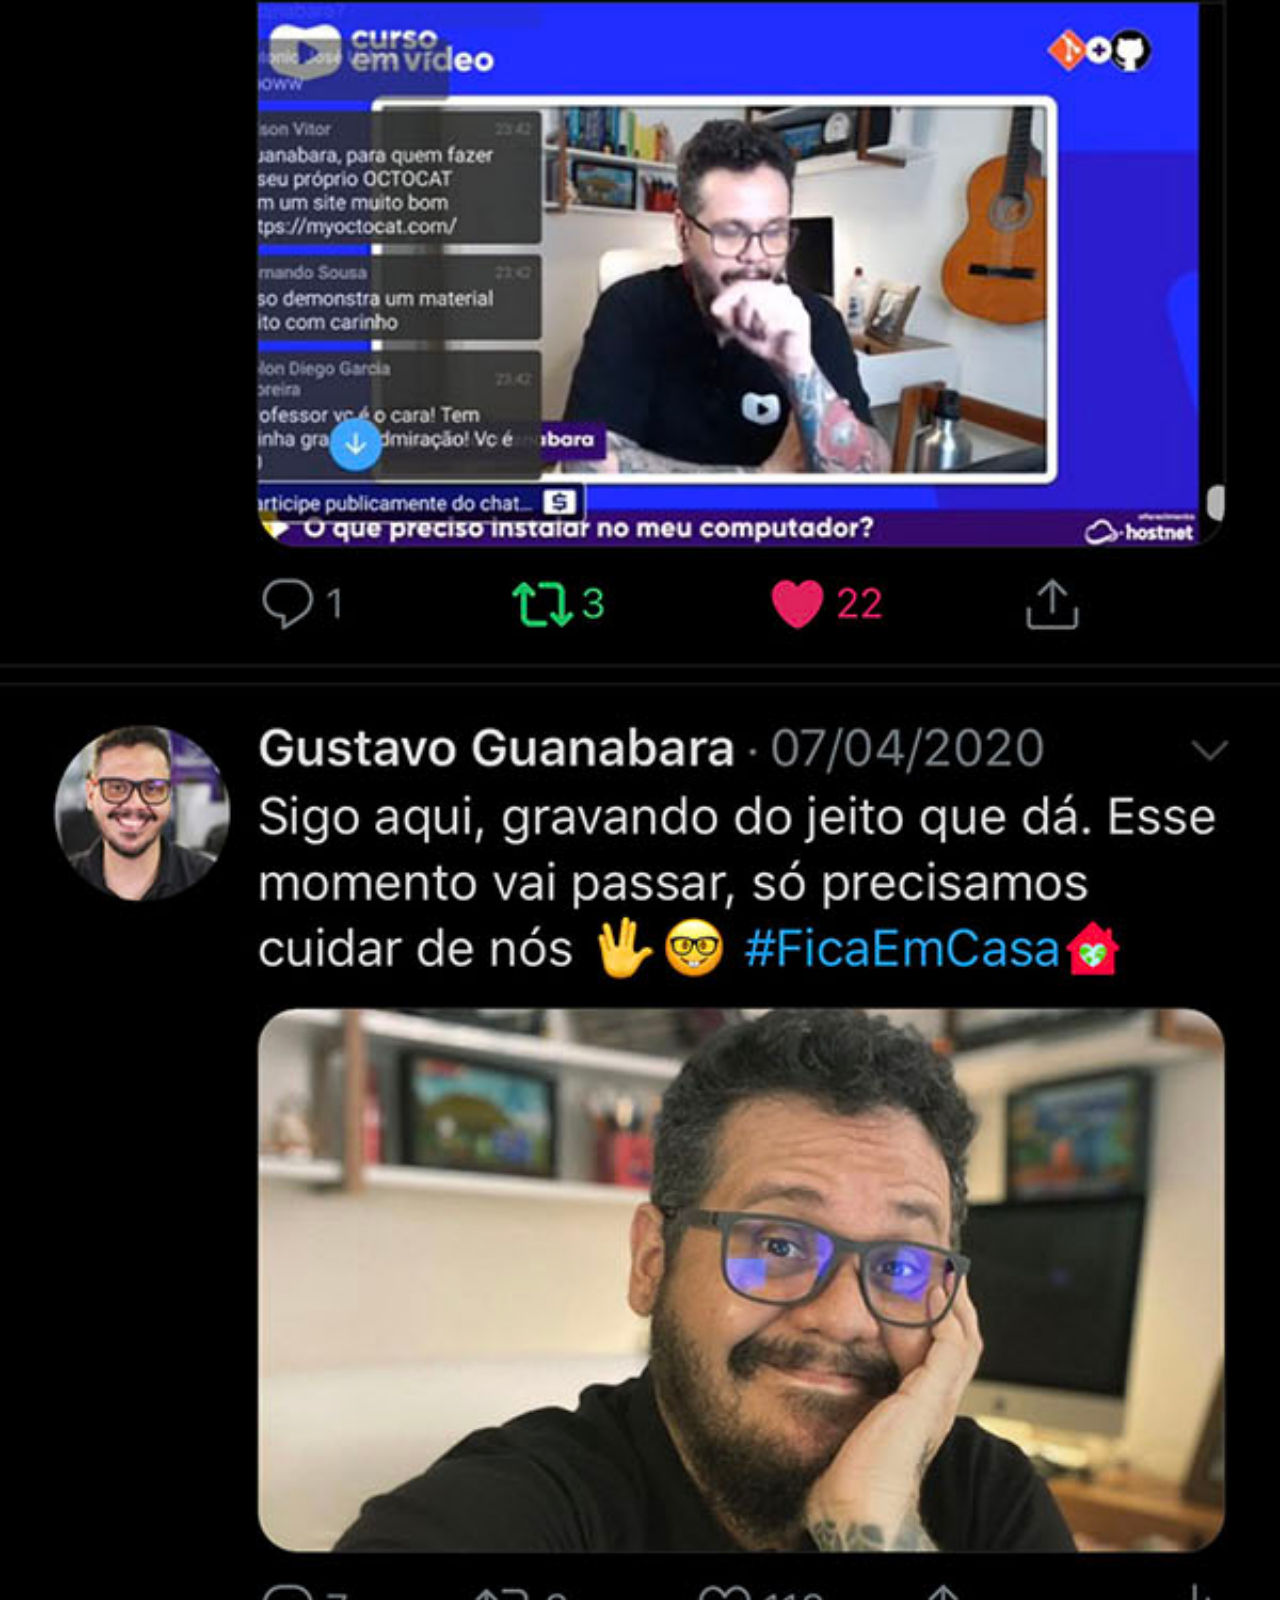
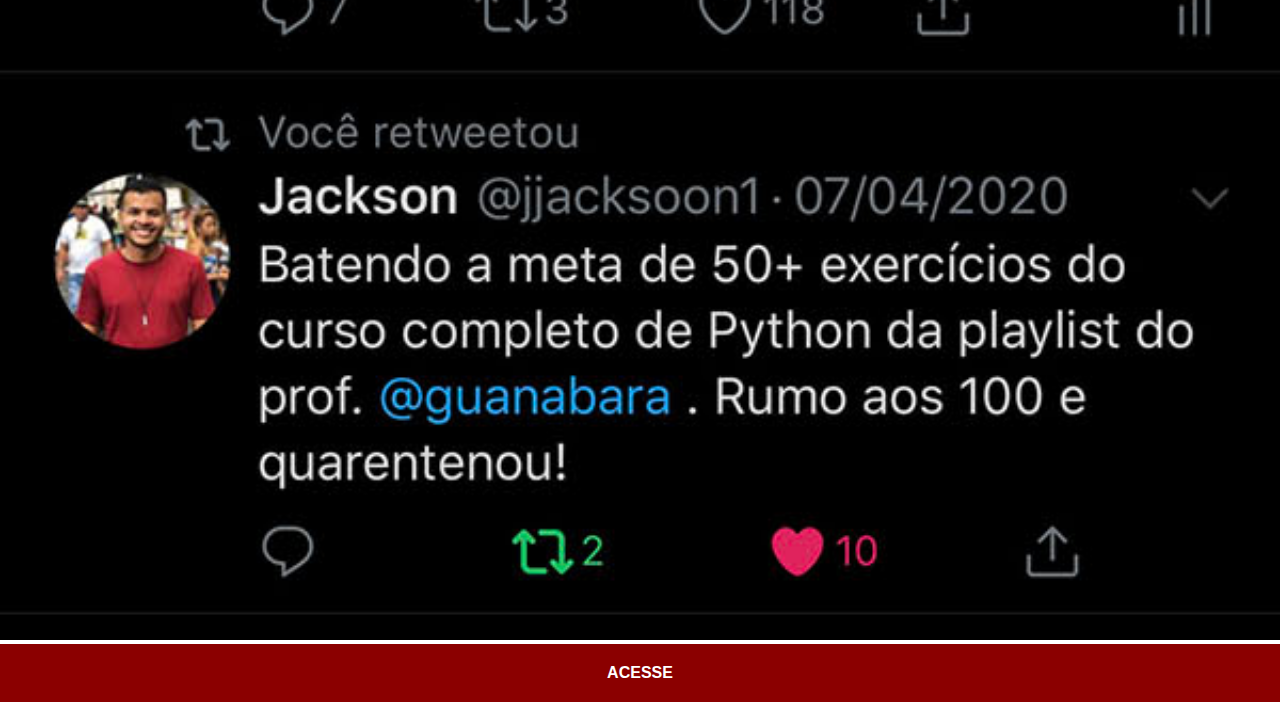
<file: twitter.html>
<!DOCTYPE html>
<html lang="pt-br">
<head>
    <meta charset="UTF-8">
    <meta name="viewport" content="width=device-width, initial-scale=1.0">
    <title>Twitter</title>
    <link rel="stylesheet" href="estilos/social.css">
</head>
<body>
    <img src="imagens/tela-twitter.jpg" alt="Twitter">
    <a href="#">ACESSE</a>
</body>
</html>
</file>
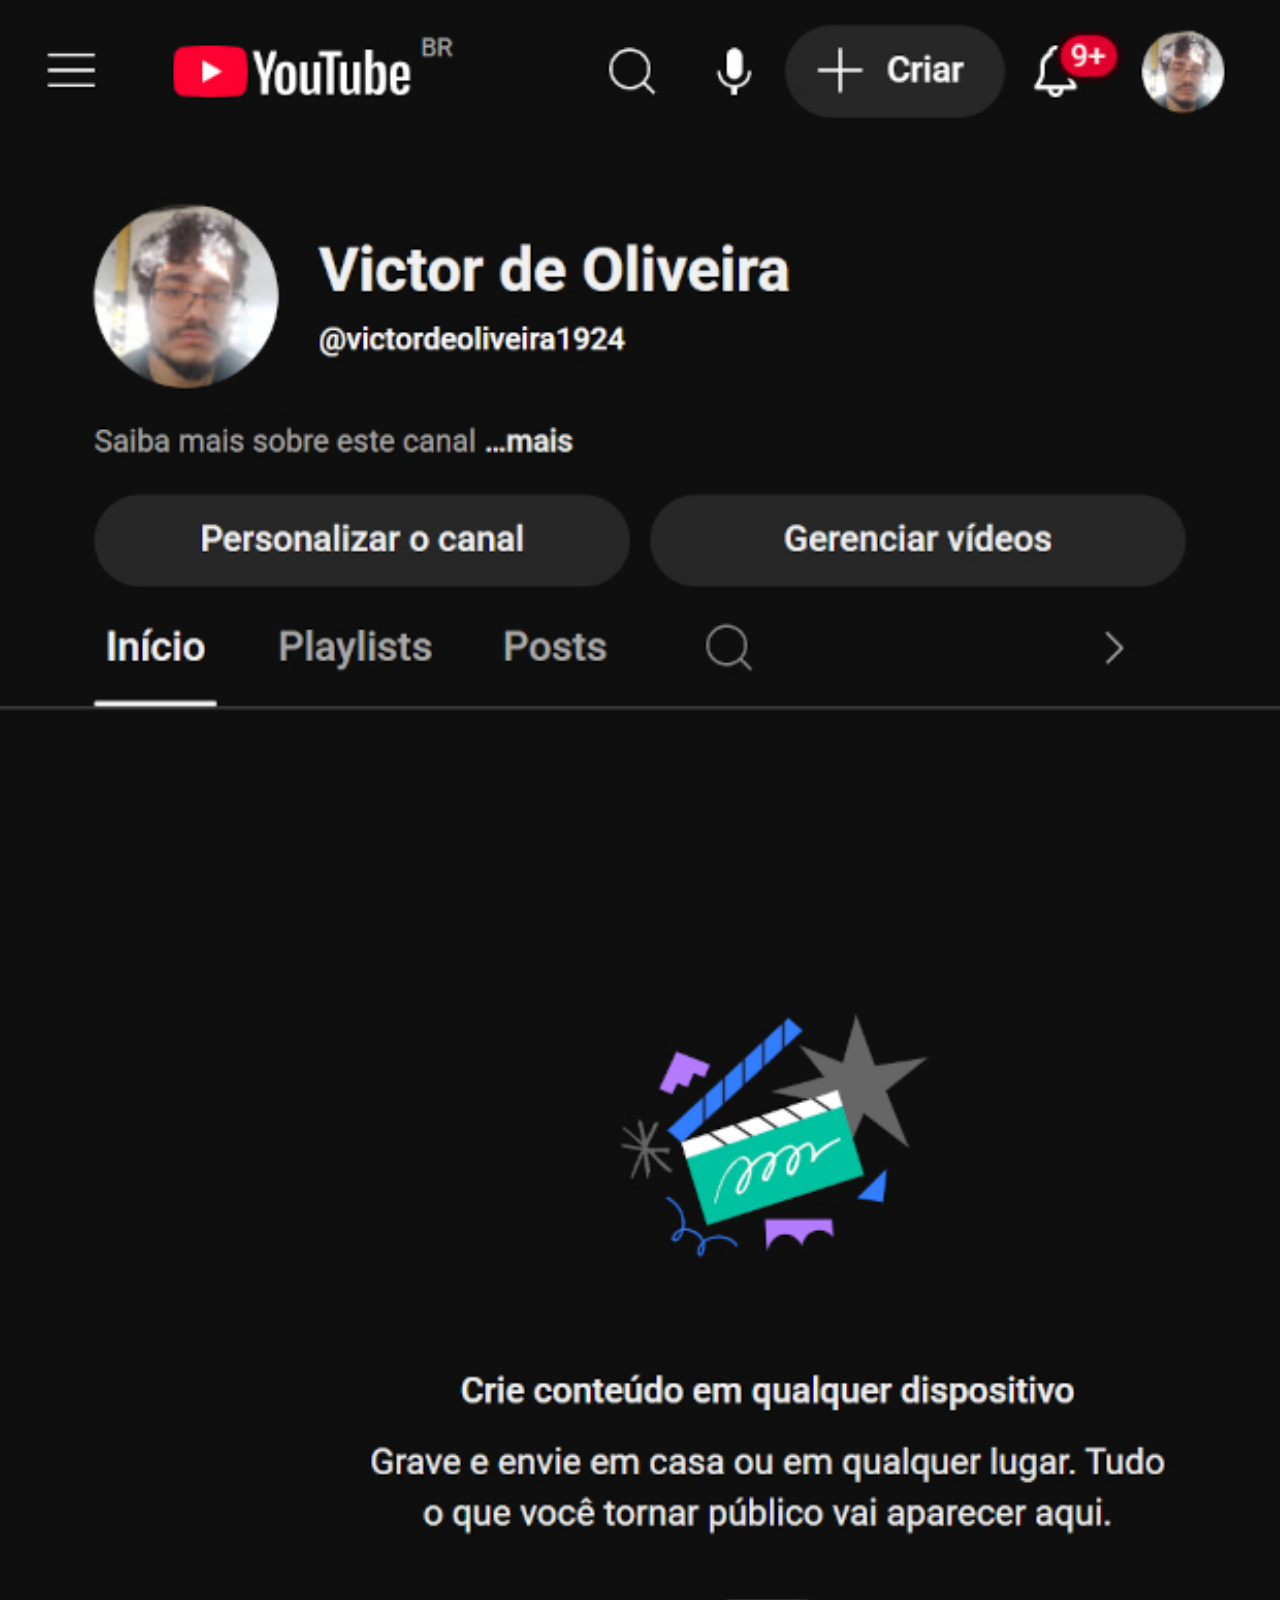
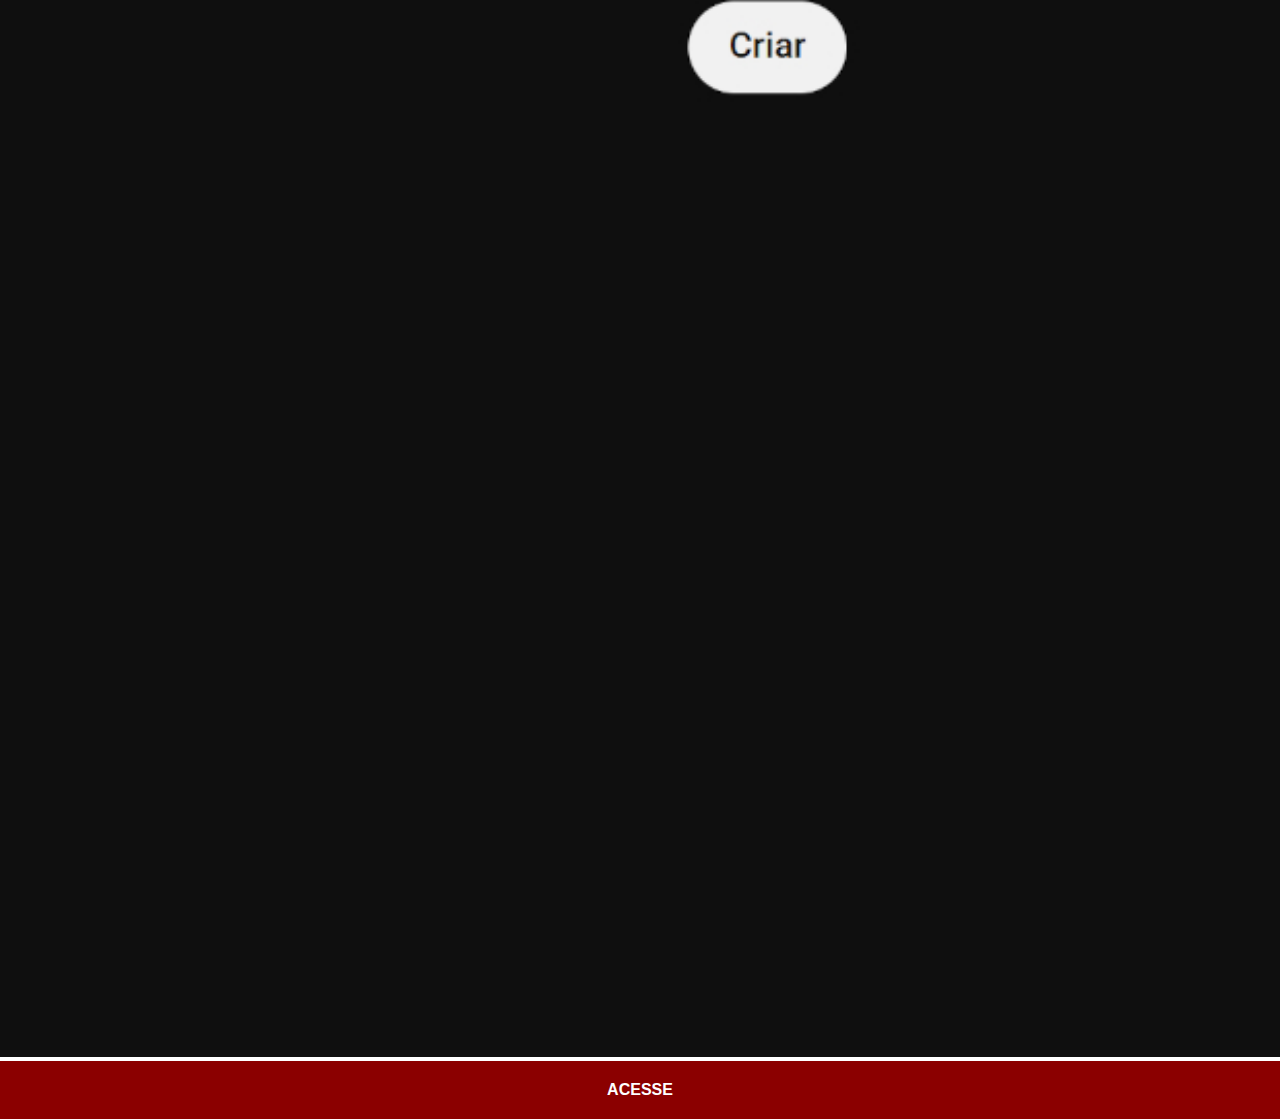
<file: youtube.html>
<!DOCTYPE html>
<html lang="pt-br">
<head>
    <meta charset="UTF-8">
    <meta name="viewport" content="width=device-width, initial-scale=1.0">
    <title>Youtube</title>
    <link rel="stylesheet" href="estilos/social.css">
</head>
<body>
    <img src="imagens/Youtube-Victor.jpg" alt="Youtube">
    <a href="https://www.youtube.com/@victordeoliveira1924" target="_blank">ACESSE</a>
</body>
</html>
</file>
<file: estilos/style.css>
@charset "UTF-8";

*{
    margin: 0px;
    padding: 0px;
    font-family: Arial, Helvetica, sans-serif;
}

html,body{
    height: 100vh;
    width: 100vw;
    background-color: black;
}

body{
    background: url(../imagens/fundo-madeira.jpg) no-repeat top center;
    background-size: cover;
    background-attachment: fixed;
}

main{
    height: 100vh;
    position: relative;
}

section#telefone{
    position: absolute;
    top:50%;
    left: 50%;
    transform: translate(-50%, -50%);
    height: 627px;
    width: 311px;

    background:  url(../imagens/frame-iphone.png ) no-repeat;
}

iframe#tela{
    position: relative;
    top: 80px;
    left: 22px;
    width: 267px;
    height: 471px;
}

section#redes-sociais{
    text-align: right;
}

section#redes-sociais img{
    width: 50px;
    margin: 10px;
    border-radius: 50%;
    box-shadow: 2px 2px 5px rgba(0, 0, 0, 0.411);
    box-sizing: border-box;
}

section#redes-sociais img:hover{
    border: 2px solid rgba(255, 255, 255, 0.623);
    transform: translate(-3px, -3px);
    box-shadow: 5px 5px 10px rgba(0, 0, 0, 0.664);
    transition: transform 0.4s, border ;
}

div#menu{
    position: fixed;
    margin:auto;
    right: 0px;
    background-color: rgba(0, 0, 0, 0.315);
    border-radius: 10px;
    width: 70px;
}
</file>
<file: estilos/social.css>
@charset "UTF-8";

*{
    margin: 0px;
    padding: 0px;
    font-family: Arial, Helvetica, sans-serif;
}

::-webkit-scrollbar{
    width: 0px;
    height: 0px;
}
img{
    width: 100vw;
}
a{
    display: block;
    background-color: darkred;
    color: white;
    padding: 20px;
    text-align: center;
    font-weight: bold;
    text-decoration: none;
    transition: 0.7s;
}

a:hover{
    background:red
}
</file>
